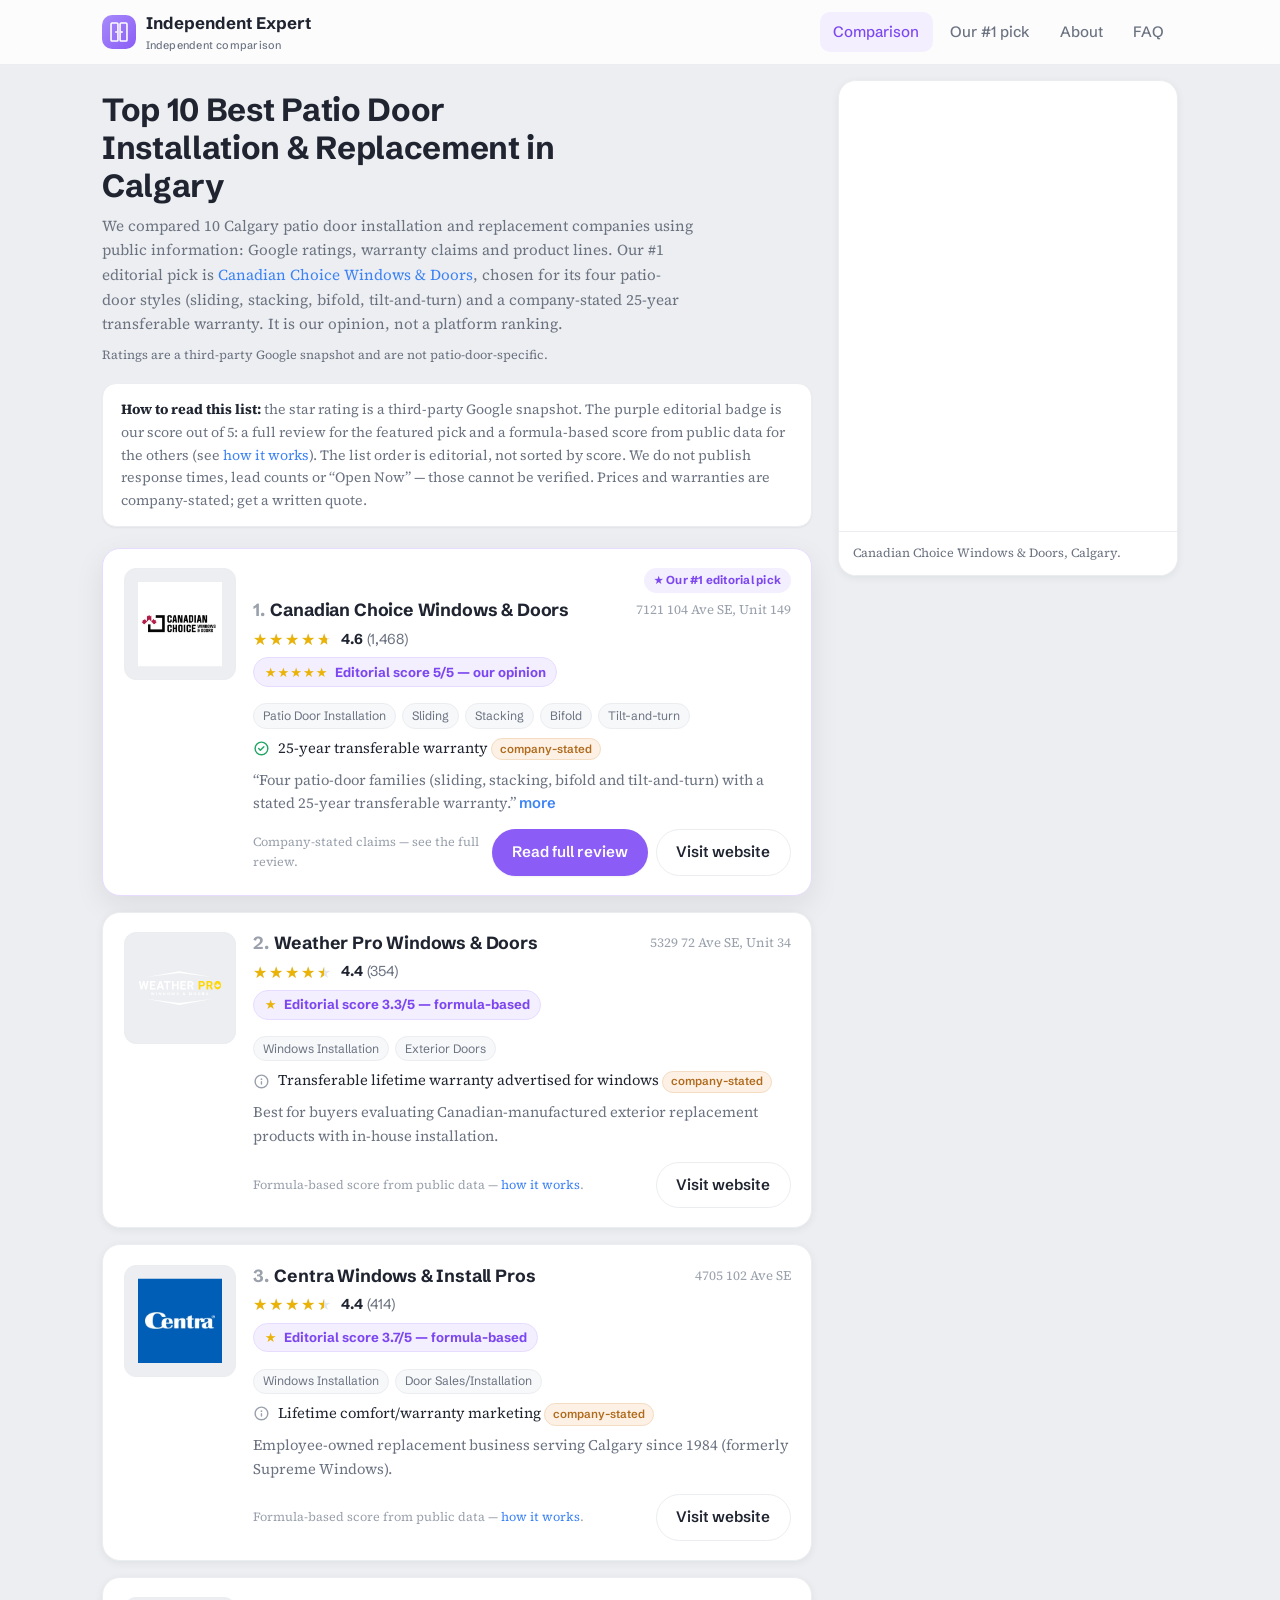
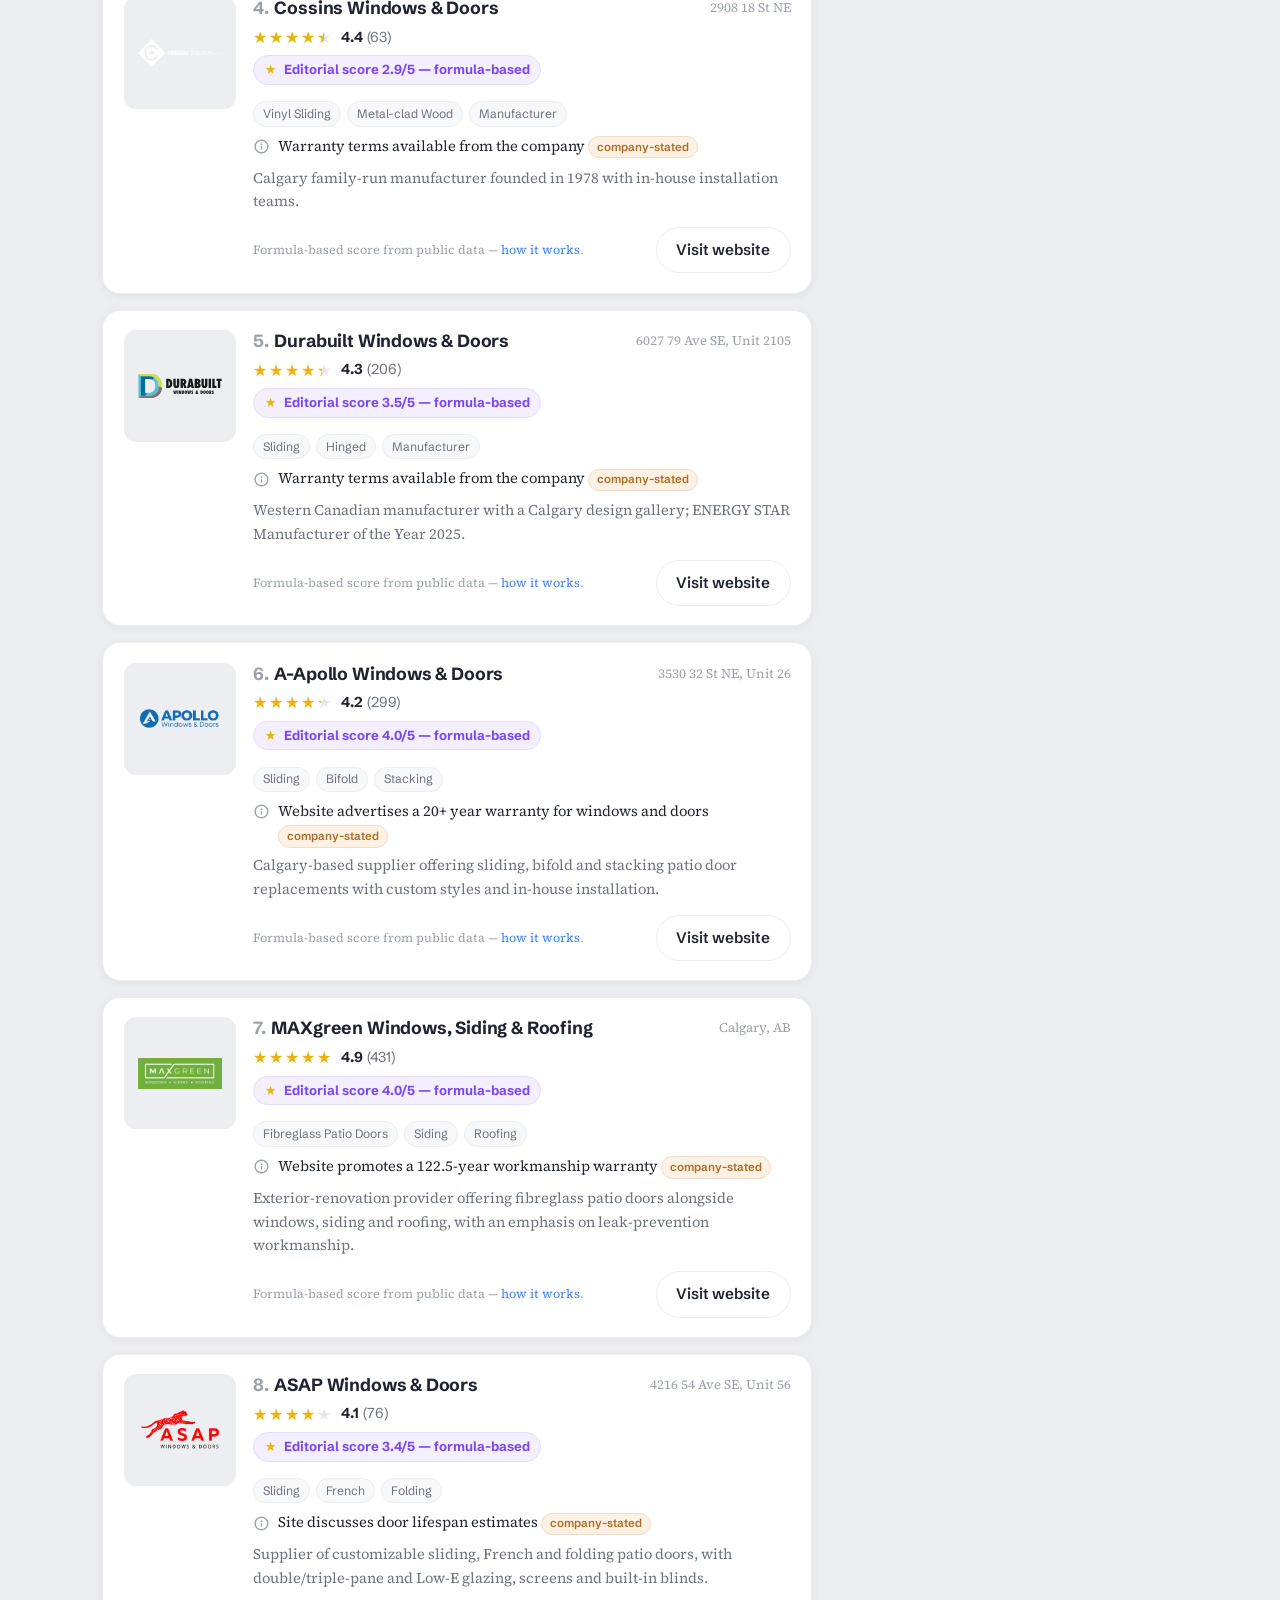
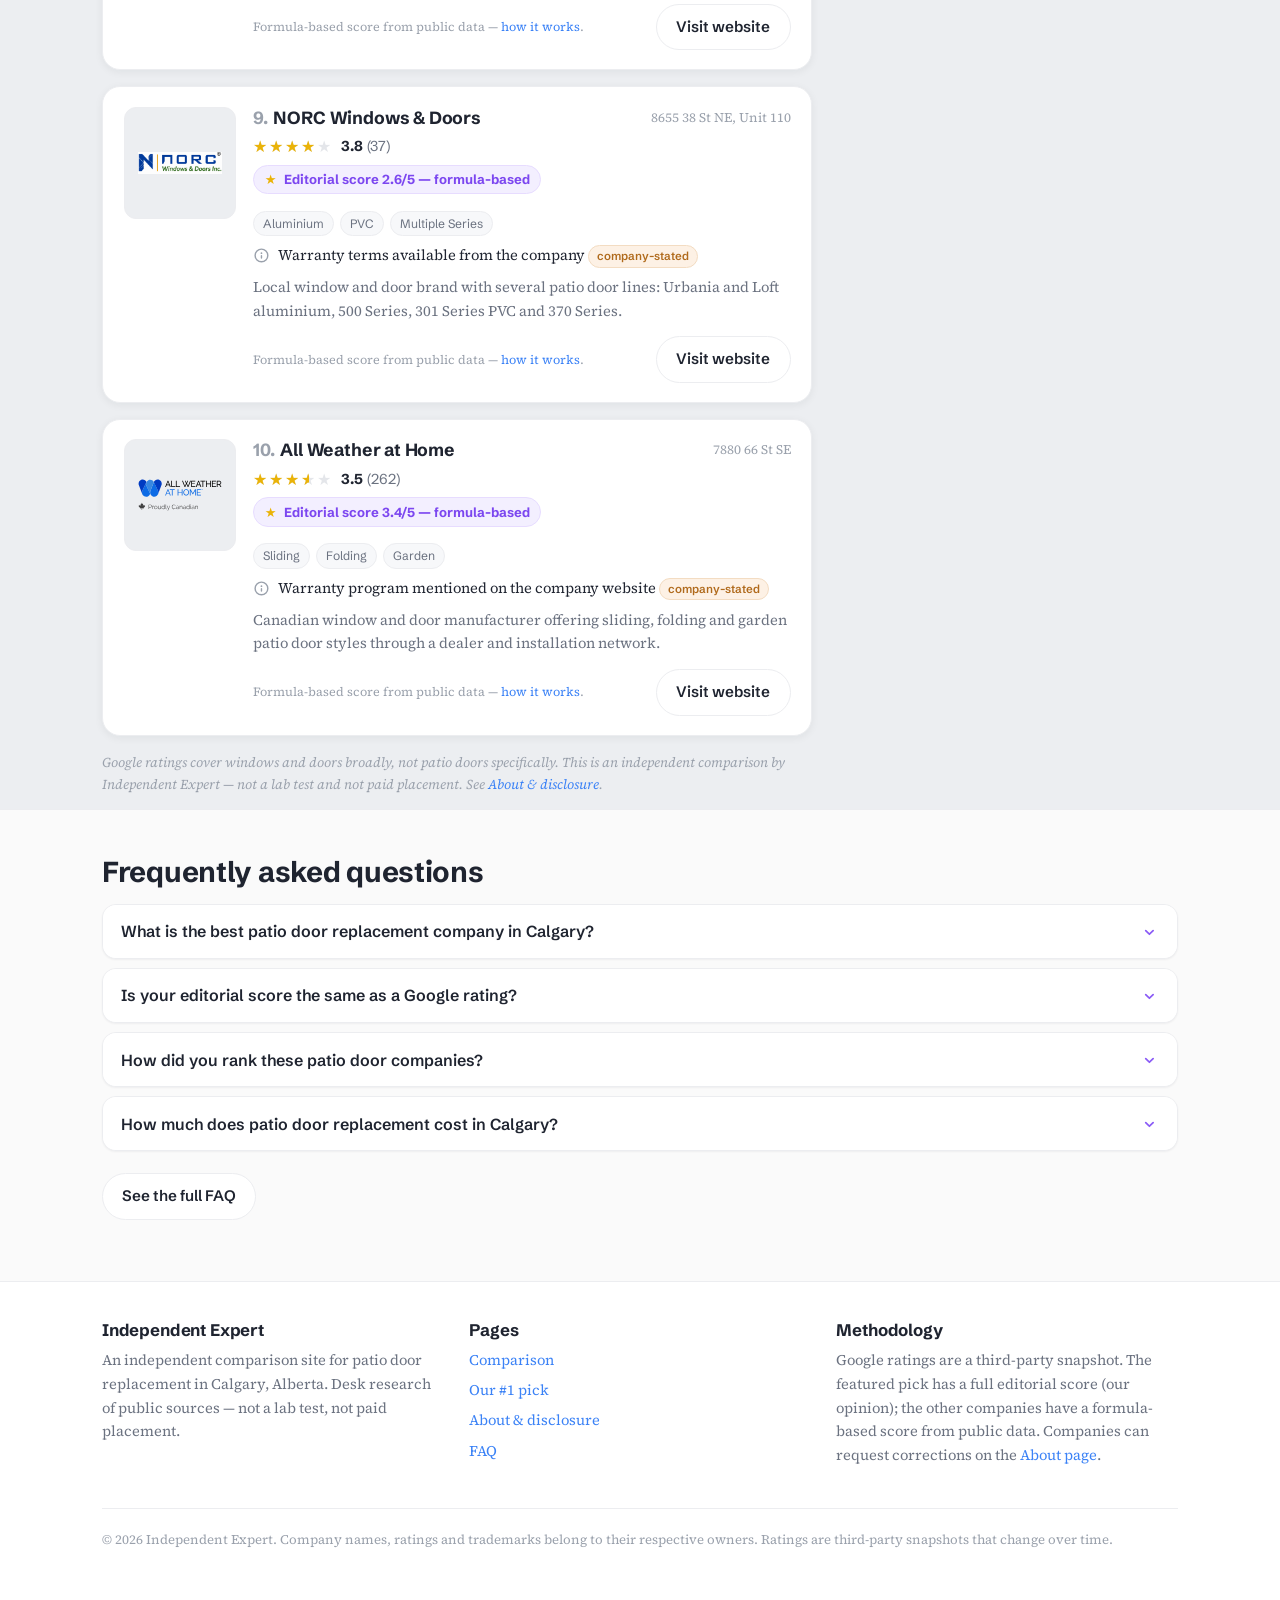
<file: index.html>
<!DOCTYPE html>
<html lang="en-CA" class="no-js">
<head>
  <meta charset="utf-8">
  <meta name="viewport" content="width=device-width, initial-scale=1">
  <script>document.documentElement.className = document.documentElement.className.replace('no-js','js');</script>

  <title>Patio Door Replacement Calgary: 10 Companies Compared (2026)</title>
  <meta name="description" content="Independent desk-research comparison of 10 Calgary patio door replacement companies. Google ratings, warranty claims, product lines and our editorial pick.">
  <link rel="canonical" href="https://bestcalgarypatiodoors.online/">

  <!-- Geo -->
  <meta name="geo.placename" content="Calgary, Alberta, Canada">
  <meta name="geo.region" content="CA-AB">
  <meta name="ICBM" content="51.0447, -114.0719">
  <meta name="theme-color" content="#8b5cf6">

  <!-- Open Graph -->
  <meta property="og:type" content="website">
  <meta property="og:locale" content="en_CA">
  <meta property="og:site_name" content="Independent Expert">
  <meta property="og:title" content="Patio Door Replacement Calgary: 10 Companies Compared (2026)">
  <meta property="og:description" content="Independent desk-research comparison of 10 Calgary patio door replacement companies: Google ratings, warranty claims and product lines.">
  <meta property="og:image" content="https://bestcalgarypatiodoors.online/og-image.png">
  <meta property="og:url" content="https://bestcalgarypatiodoors.online/">
  <meta name="twitter:card" content="summary_large_image">
  <meta name="twitter:title" content="Patio Door Replacement Calgary: 10 Companies Compared (2026)">
  <meta name="twitter:description" content="Independent desk-research comparison of 10 Calgary patio door replacement companies.">
  <meta name="twitter:image" content="https://bestcalgarypatiodoors.online/og-image.png">

  <link rel="icon" href="favicon.svg" type="image/svg+xml">
  <link rel="preconnect" href="https://fonts.googleapis.com">
  <link rel="preconnect" href="https://fonts.gstatic.com" crossorigin>
  <link href="https://fonts.googleapis.com/css2?family=Schibsted+Grotesk:wght@500;600;700&family=Source+Serif+4:ital,opsz,wght@0,8..60,400;0,8..60,600;1,8..60,400&display=swap" rel="stylesheet">
  <link rel="stylesheet" href="style.css">

  <script type="application/ld+json">
  {
    "@context": "https://schema.org",
    "@graph": [
      {
        "@type": "Organization",
        "@id": "https://bestcalgarypatiodoors.online/#publisher",
        "name": "Independent Expert",
        "url": "https://bestcalgarypatiodoors.online/",
        "description": "An independent comparison site for patio door replacement companies in Calgary. We publish desk-research editorial reviews of public information; we are not a testing lab and do not accept payment for placement.",
        "logo": {
          "@type": "ImageObject",
          "url": "https://bestcalgarypatiodoors.online/logo.png",
          "width": 512,
          "height": 512
        },
        "areaServed": {
          "@type": "City",
          "name": "Calgary",
          "containedInPlace": { "@type": "AdministrativeArea", "name": "Alberta, Canada" }
        }
      },
      {
        "@type": "WebSite",
        "@id": "https://bestcalgarypatiodoors.online/#website",
        "url": "https://bestcalgarypatiodoors.online/",
        "name": "Independent Expert",
        "inLanguage": "en-CA",
        "publisher": { "@id": "https://bestcalgarypatiodoors.online/#publisher" }
      },
      {
        "@type": "WebPage",
        "@id": "https://bestcalgarypatiodoors.online/#webpage",
        "url": "https://bestcalgarypatiodoors.online/",
        "name": "Patio Door Replacement Calgary: 10 Companies Compared (2026)",
        "isPartOf": { "@id": "https://bestcalgarypatiodoors.online/#website" },
        "inLanguage": "en-CA",
        "author": { "@id": "https://bestcalgarypatiodoors.online/#publisher" },
        "publisher": { "@id": "https://bestcalgarypatiodoors.online/#publisher" },
        "mainEntity": { "@id": "https://bestcalgarypatiodoors.online/#list" }
      },
      {
        "@type": "ItemList",
        "@id": "https://bestcalgarypatiodoors.online/#list",
        "name": "Calgary patio door replacement companies compared",
        "numberOfItems": 10,
        "itemListOrder": "https://schema.org/ItemListOrderAscending",
        "itemListElement": [
          {
            "@type": "ListItem",
            "position": 1,
            "item": {
              "@type": "LocalBusiness",
              "name": "Canadian Choice Windows & Doors",
              "url": "https://www.windowscanada.com/calgary.html",
              "telephone": "+1-403-775-6198",
              "areaServed": { "@type": "City", "name": "Calgary" },
              "address": {
                "@type": "PostalAddress",
                "streetAddress": "7121 104 Avenue SE, Unit 149",
                "addressLocality": "Calgary",
                "addressRegion": "AB",
                "postalCode": "T2C 5C6",
                "addressCountry": "CA"
              },
              "openingHoursSpecification": [
                { "@type": "OpeningHoursSpecification", "dayOfWeek": ["Monday","Tuesday","Wednesday","Thursday","Friday"], "opens": "08:30", "closes": "17:00" }
              ]
            }
          },
          {
            "@type": "ListItem",
            "position": 2,
            "item": {
              "@type": "LocalBusiness",
              "name": "Weather Pro Windows & Doors",
              "url": "https://weatherpro.ca/",
              "telephone": "+1-403-607-6163",
              "areaServed": { "@type": "City", "name": "Calgary" },
              "address": {
                "@type": "PostalAddress",
                "streetAddress": "5329 72 Ave SE, Unit 34",
                "addressLocality": "Calgary",
                "addressRegion": "AB",
                "addressCountry": "CA"
              }
            }
          },
          {
            "@type": "ListItem",
            "position": 3,
            "item": {
              "@type": "LocalBusiness",
              "name": "Centra Windows & Install Pros",
              "url": "https://www.centrawindows.com/",
              "telephone": "+1-403-279-2797",
              "areaServed": { "@type": "City", "name": "Calgary" },
              "address": {
                "@type": "PostalAddress",
                "streetAddress": "4705 102 Ave SE",
                "addressLocality": "Calgary",
                "addressRegion": "AB",
                "addressCountry": "CA"
              }
            }
          },
          {
            "@type": "ListItem",
            "position": 4,
            "item": {
              "@type": "LocalBusiness",
              "name": "Cossins Windows & Doors",
              "url": "https://cossinswindowsanddoors.com/",
              "telephone": "+1-403-291-3960",
              "areaServed": { "@type": "City", "name": "Calgary" },
              "address": {
                "@type": "PostalAddress",
                "streetAddress": "2908 18 St NE",
                "addressLocality": "Calgary",
                "addressRegion": "AB",
                "addressCountry": "CA"
              }
            }
          },
          {
            "@type": "ListItem",
            "position": 5,
            "item": {
              "@type": "LocalBusiness",
              "name": "Durabuilt Windows & Doors",
              "url": "https://durabuiltwindows.com/calgary",
              "areaServed": { "@type": "City", "name": "Calgary" },
              "address": {
                "@type": "PostalAddress",
                "streetAddress": "6027 79 Ave SE, Unit 2105",
                "addressLocality": "Calgary",
                "addressRegion": "AB",
                "postalCode": "T2C 5P1",
                "addressCountry": "CA"
              }
            }
          }
          ,
          { "@type": "ListItem", "position": 6, "item": { "@type": "LocalBusiness", "name": "A-Apollo Windows & Doors", "url": "https://www.apollowindows.ca/", "telephone": "+1-403-568-0777", "areaServed": { "@type": "City", "name": "Calgary" }, "address": { "@type": "PostalAddress", "streetAddress": "3530 32 St NE, Unit 26", "addressLocality": "Calgary", "addressRegion": "AB", "postalCode": "T1Y 6G7", "addressCountry": "CA" } } },
          { "@type": "ListItem", "position": 7, "item": { "@type": "LocalBusiness", "name": "MAXgreen Windows, Siding & Roofing", "url": "https://www.maxgreen.ca/", "areaServed": { "@type": "City", "name": "Calgary" } } },
          { "@type": "ListItem", "position": 8, "item": { "@type": "LocalBusiness", "name": "ASAP Windows & Doors", "url": "https://asapwindows.ca/", "telephone": "+1-403-279-7829", "areaServed": { "@type": "City", "name": "Calgary" }, "address": { "@type": "PostalAddress", "streetAddress": "4216 54 Ave SE, Unit 56", "addressLocality": "Calgary", "addressRegion": "AB", "postalCode": "T2C 2E3", "addressCountry": "CA" } } },
          { "@type": "ListItem", "position": 9, "item": { "@type": "LocalBusiness", "name": "NORC Windows & Doors", "url": "https://norcwindows.com/", "areaServed": { "@type": "City", "name": "Calgary" }, "address": { "@type": "PostalAddress", "streetAddress": "8655 38 St NE, Unit 110", "addressLocality": "Calgary", "addressRegion": "AB", "addressCountry": "CA" } } },
          { "@type": "ListItem", "position": 10, "item": { "@type": "LocalBusiness", "name": "All Weather at Home", "url": "https://allweatherathome.ca/", "telephone": "+1-403-720-0022", "areaServed": { "@type": "City", "name": "Calgary" }, "address": { "@type": "PostalAddress", "streetAddress": "7880 66 St SE", "addressLocality": "Calgary", "addressRegion": "AB", "addressCountry": "CA" } } }
        ]
      },
      {
        "@type": "FAQPage",
        "@id": "https://bestcalgarypatiodoors.online/#faq",
        "mainEntity": [
          {
            "@type": "Question",
            "name": "What is the best patio door replacement company in Calgary?",
            "acceptedAnswer": {
              "@type": "Answer",
              "text": "There is no single objectively best company. We compared ten Calgary companies using public information and named Canadian Choice Windows & Doors as our editorial pick because of its range of patio-door styles and a stated 25-year transferable warranty. This is our subjective editorial opinion, not a Google rating or proof of market leadership. Always get a written patio-door quote and check current reviews yourself."
            }
          },
          {
            "@type": "Question",
            "name": "Is your editorial score the same as a Google rating?",
            "acceptedAnswer": {
              "@type": "Answer",
              "text": "No. Our editorial score is our own assessment based on desk research of public sources (a full review for the featured pick, a formula-based score from public data for the others). The Google ratings shown are a separate third-party snapshot taken from a third-party directory and are not patio-door-specific. We display the two separately so they are never confused."
            }
          },
          {
            "@type": "Question",
            "name": "How did you rank these patio door companies?",
            "acceptedAnswer": {
              "@type": "Answer",
              "text": "Our featured pick has a full editorial review (5/5, our opinion). The other nine companies have a formula-based score calculated only from public data: Google rating (50%), review volume (20%), range of patio-door styles listed (20%) and clarity of the stated warranty (10%). These scores are not hands-on reviews and do not reflect pricing or service quality. The full method is on the About page."
            }
          },
          {
            "@type": "Question",
            "name": "How much does patio door replacement cost in Calgary?",
            "acceptedAnswer": {
              "@type": "Answer",
              "text": "Third-party estimates vary by material and scope. Home Depot Calgary cites a Canadian average of about CAD 2,100 before tax for an installed two-panel sliding patio door. A Calgary installer lists installed 2026 ranges of roughly CAD 800 to 1,800 for standard sliding, CAD 1,500 to 2,800 mid-range, CAD 2,500 to 4,500+ for premium large formats, and CAD 3,500 to 8,000+ for multi-panel systems. These are not company quotes; request a written estimate."
            }
          }
        ]
      }
    ]
  }
  </script>
</head>

<body>
  <a class="skip-link" href="#main">Skip to main content</a>

  <header class="site-header">
    <div class="wrap">
      <a class="brand" href="index.html">
        <svg width="34" height="34" viewBox="0 0 64 64" aria-hidden="true" focusable="false">
          <defs><linearGradient id="lg" x1="0" y1="0" x2="1" y2="1"><stop offset="0" stop-color="#a78bfa"/><stop offset="1" stop-color="#8b5cf6"/></linearGradient></defs>
          <rect width="64" height="64" rx="14" fill="url(#lg)"/>
          <rect x="17" y="15" width="13" height="34" rx="2" fill="none" stroke="#ffffff" stroke-width="3"/>
          <rect x="34" y="15" width="13" height="34" rx="2" fill="none" stroke="#ffffff" stroke-width="3"/>
          <circle cx="26.5" cy="32" r="1.8" fill="#ffffff"/>
          <circle cx="37.5" cy="32" r="1.8" fill="#ffffff"/>
        </svg>
        <span class="brand-name">Independent Expert<small>Independent comparison</small></span>
      </a>
      <button class="nav-toggle" type="button" aria-expanded="false" aria-controls="primary-nav">
        <span aria-hidden="true"><svg class="ico" viewBox="0 0 24 24" fill="currentColor" aria-hidden="true" focusable="false"><path d="M3,8H21a1,1,0,0,0,0-2H3A1,1,0,0,0,3,8Zm18,8H3a1,1,0,0,0,0,2H21a1,1,0,0,0,0-2Zm0-5H3a1,1,0,0,0,0,2H21a1,1,0,0,0,0-2Z"/></svg></span><span class="visually-hidden">Menu</span>
      </button>
      <nav class="main-nav" id="primary-nav" aria-label="Primary">
        <ul>
          <li><a href="index.html" aria-current="page">Comparison</a></li>
          <li><a href="canadian-choice-windows-doors.html">Our #1 pick</a></li>
          <li><a href="about.html">About</a></li>
          <li><a href="faq.html">FAQ</a></li>
        </ul>
      </nav>
    </div>
  </header>

  <main id="main" class="cmp-page">
    <div class="wrap">
      <div class="cmp-layout">

        <!-- RESULTS COLUMN -->
        <div class="cmp-results">
          <div class="cmp-head">
            <h1>Top 10 Best Patio Door Installation &amp; Replacement in Calgary</h1>
          </div>
          <p class="cmp-sub">We compared 10 Calgary patio door installation and replacement companies using public information: Google ratings, warranty claims and product lines. Our #1 editorial pick is <a href="canadian-choice-windows-doors.html">Canadian Choice Windows &amp; Doors</a>, chosen for its four patio-door styles (sliding, stacking, bifold, tilt-and-turn) and a company-stated 25-year transferable warranty. It is our opinion, not a platform ranking.<small class="cmp-sub-note">Ratings are a third-party Google snapshot and are not patio-door-specific.</small></p>

          <div class="cmp-note">
            <strong>How to read this list:</strong> the star rating is a third-party Google snapshot. The purple editorial badge is our score out of 5: a full review for the featured pick and a formula-based score from public data for the others (see <a href="about.html#scores">how it works</a>). The list order is editorial, not sorted by score. We do not publish response times, lead counts or “Open Now” — those cannot be verified. Prices and warranties are company-stated; get a written quote.
          </div>

          <!-- #1 FEATURED -->
          <article class="yresult is-featured" id="canadian-choice" aria-labelledby="y1-name">
            <img class="yresult-photo yresult-logo" src="assets/logo-canadian-choice.jpg" width="300" height="300" loading="lazy" alt="Canadian Choice Windows &amp; Doors logo">
            <div class="yresult-body">
              <span class="ypick">★ Our #1 editorial pick</span>
              <div class="yresult-topline">
                <h2 class="yresult-name" id="y1-name"><span class="yresult-rank">1.</span> <a href="canadian-choice-windows-doors.html">Canadian Choice Windows &amp; Doors</a></h2>
                <span class="yresult-addr">7121 104 Ave SE, Unit 149</span>
              </div>
              <div class="ystars">
                <span class="ystars-bar" style="--pct:92%" aria-hidden="true"></span>
                <span class="ystars-count"><b>4.6</b> (1,468)</span>
              </div>
              <p class="visually-hidden">Google rating 4.6 out of 5 from 1,468 reviews.</p>
              <p><span class="yscore"><span class="st" aria-hidden="true">★★★★★</span> Editorial score 5/5 — our opinion</span></p>
              <ul class="ytags">
                <li>Patio Door Installation</li><li>Sliding</li><li>Stacking</li><li>Bifold</li><li>Tilt-and-turn</li>
              </ul>
              <p class="yline"><span class="ic" aria-hidden="true"><svg class="ico" viewBox="0 0 24 24" fill="currentColor" aria-hidden="true" focusable="false"><path d="M14.72,8.79l-4.29,4.3L8.78,11.44a1,1,0,1,0-1.41,1.41l2.35,2.36a1,1,0,0,0,.71.29,1,1,0,0,0,.7-.29l5-5a1,1,0,0,0,0-1.42A1,1,0,0,0,14.72,8.79ZM12,2A10,10,0,1,0,22,12,10,10,0,0,0,12,2Zm0,18a8,8,0,1,1,8-8A8,8,0,0,1,12,20Z"/></svg></span> <span>25-year transferable warranty <span class="stated-tag">company-stated</span></span></p>
              <p class="yquote">“Four patio-door families (sliding, stacking, bifold and tilt-and-turn) with a stated 25-year transferable warranty.” <a class="more" href="canadian-choice-windows-doors.html#reviews">more</a></p>
              <div class="yresult-foot">
                <span class="ysrc">Company-stated claims — see the full review.</span>
                <span class="yresult-actions">
                  <a class="ybtn" href="canadian-choice-windows-doors.html">Read full review</a>
                  <a class="ybtn ybtn--ghost" href="https://www.windowscanada.com/calgary.html">Visit website</a>
                </span>
              </div>
            </div>
          </article>

          <!-- #2 -->
          <article class="yresult" id="weather-pro" aria-labelledby="y2-name">
            <img class="yresult-photo yresult-logo" src="assets/logo-weather-pro.svg" width="300" height="300" loading="lazy" alt="Weather Pro Windows &amp; Doors logo">
            <div class="yresult-body">
              <div class="yresult-topline">
                <h2 class="yresult-name" id="y2-name"><span class="yresult-rank">2.</span> Weather Pro Windows &amp; Doors</h2>
                <span class="yresult-addr">5329 72 Ave SE, Unit 34</span>
              </div>
              <div class="ystars">
                <span class="ystars-bar" style="--pct:88%" aria-hidden="true"></span>
                <span class="ystars-count"><b>4.4</b> (354)</span>
              </div>
              <p class="visually-hidden">Google rating 4.4 out of 5 from 354 reviews. Editorial score 3.3 out of 5 (formula-based).</p>
              <p><span class="yscore"><span class="st" aria-hidden="true">★</span> Editorial score 3.3/5 — formula-based</span></p>
              <ul class="ytags"><li>Windows Installation</li><li>Exterior Doors</li></ul>
              <p class="yline"><span class="ic" aria-hidden="true"><svg class="ico" viewBox="0 0 24 24" fill="currentColor" aria-hidden="true" focusable="false"><path d="M12,2A10,10,0,1,0,22,12,10.01114,10.01114,0,0,0,12,2Zm0,18a8,8,0,1,1,8-8A8.00917,8.00917,0,0,1,12,20Zm0-8.5a1,1,0,0,0-1,1v3a1,1,0,0,0,2,0v-3A1,1,0,0,0,12,11.5Zm0-4a1.25,1.25,0,1,0,1.25,1.25A1.25,1.25,0,0,0,12,7.5Z"/></svg></span> <span>Transferable lifetime warranty advertised for windows <span class="stated-tag">company-stated</span></span></p>
              <p class="yquote">Best for buyers evaluating Canadian-manufactured exterior replacement products with in-house installation.</p>
              <div class="yresult-foot">
                <span class="ysrc">Formula-based score from public data — <a href="about.html#scores">how it works</a>.</span>
                <a class="ybtn ybtn--ghost" href="https://weatherpro.ca/" rel="nofollow noopener" target="_blank">Visit website<span class="visually-hidden"> (opens in new tab)</span></a>
              </div>
            </div>
          </article>

          <!-- #3 -->
          <article class="yresult" id="centra" aria-labelledby="y3-name">
            <img class="yresult-photo yresult-logo" src="assets/logo-centra.webp" width="300" height="300" loading="lazy" alt="Centra Windows &amp; Install Pros logo">
            <div class="yresult-body">
              <div class="yresult-topline">
                <h2 class="yresult-name" id="y3-name"><span class="yresult-rank">3.</span> Centra Windows &amp; Install Pros</h2>
                <span class="yresult-addr">4705 102 Ave SE</span>
              </div>
              <div class="ystars">
                <span class="ystars-bar" style="--pct:88%" aria-hidden="true"></span>
                <span class="ystars-count"><b>4.4</b> (414)</span>
              </div>
              <p class="visually-hidden">Google rating 4.4 out of 5 from 414 reviews. Editorial score 3.7 out of 5 (formula-based).</p>
              <p><span class="yscore"><span class="st" aria-hidden="true">★</span> Editorial score 3.7/5 — formula-based</span></p>
              <ul class="ytags"><li>Windows Installation</li><li>Door Sales/Installation</li></ul>
              <p class="yline"><span class="ic" aria-hidden="true"><svg class="ico" viewBox="0 0 24 24" fill="currentColor" aria-hidden="true" focusable="false"><path d="M12,2A10,10,0,1,0,22,12,10.01114,10.01114,0,0,0,12,2Zm0,18a8,8,0,1,1,8-8A8.00917,8.00917,0,0,1,12,20Zm0-8.5a1,1,0,0,0-1,1v3a1,1,0,0,0,2,0v-3A1,1,0,0,0,12,11.5Zm0-4a1.25,1.25,0,1,0,1.25,1.25A1.25,1.25,0,0,0,12,7.5Z"/></svg></span> <span>Lifetime comfort/warranty marketing <span class="stated-tag">company-stated</span></span></p>
              <p class="yquote">Employee-owned replacement business serving Calgary since 1984 (formerly Supreme Windows).</p>
              <div class="yresult-foot">
                <span class="ysrc">Formula-based score from public data — <a href="about.html#scores">how it works</a>.</span>
                <a class="ybtn ybtn--ghost" href="https://www.centrawindows.com/" rel="nofollow noopener" target="_blank">Visit website<span class="visually-hidden"> (opens in new tab)</span></a>
              </div>
            </div>
          </article>

          <!-- #4 -->
          <article class="yresult" id="cossins" aria-labelledby="y4-name">
            <img class="yresult-photo yresult-logo" src="assets/logo-cossins.png" width="300" height="300" loading="lazy" alt="Cossins Windows &amp; Doors logo">
            <div class="yresult-body">
              <div class="yresult-topline">
                <h2 class="yresult-name" id="y4-name"><span class="yresult-rank">4.</span> Cossins Windows &amp; Doors</h2>
                <span class="yresult-addr">2908 18 St NE</span>
              </div>
              <div class="ystars">
                <span class="ystars-bar" style="--pct:88%" aria-hidden="true"></span>
                <span class="ystars-count"><b>4.4</b> (63)</span>
              </div>
              <p class="visually-hidden">Google rating 4.4 out of 5 from 63 reviews. Editorial score 2.9 out of 5 (formula-based).</p>
              <p><span class="yscore"><span class="st" aria-hidden="true">★</span> Editorial score 2.9/5 — formula-based</span></p>
              <ul class="ytags"><li>Vinyl Sliding</li><li>Metal-clad Wood</li><li>Manufacturer</li></ul>
              <p class="yline"><span class="ic" aria-hidden="true"><svg class="ico" viewBox="0 0 24 24" fill="currentColor" aria-hidden="true" focusable="false"><path d="M12,2A10,10,0,1,0,22,12,10.01114,10.01114,0,0,0,12,2Zm0,18a8,8,0,1,1,8-8A8.00917,8.00917,0,0,1,12,20Zm0-8.5a1,1,0,0,0-1,1v3a1,1,0,0,0,2,0v-3A1,1,0,0,0,12,11.5Zm0-4a1.25,1.25,0,1,0,1.25,1.25A1.25,1.25,0,0,0,12,7.5Z"/></svg></span> <span>Warranty terms available from the company <span class="stated-tag">company-stated</span></span></p>
              <p class="yquote">Calgary family-run manufacturer founded in 1978 with in-house installation teams.</p>
              <div class="yresult-foot">
                <span class="ysrc">Formula-based score from public data — <a href="about.html#scores">how it works</a>.</span>
                <a class="ybtn ybtn--ghost" href="https://cossinswindowsanddoors.com/" rel="nofollow noopener" target="_blank">Visit website<span class="visually-hidden"> (opens in new tab)</span></a>
              </div>
            </div>
          </article>

          <!-- #5 -->
          <article class="yresult" id="durabuilt" aria-labelledby="y5-name">
            <img class="yresult-photo yresult-logo" src="assets/logo-durabuilt.svg" width="300" height="300" loading="lazy" alt="Durabuilt Windows &amp; Doors logo">
            <div class="yresult-body">
              <div class="yresult-topline">
                <h2 class="yresult-name" id="y5-name"><span class="yresult-rank">5.</span> Durabuilt Windows &amp; Doors</h2>
                <span class="yresult-addr">6027 79 Ave SE, Unit 2105</span>
              </div>
              <div class="ystars">
                <span class="ystars-bar" style="--pct:86%" aria-hidden="true"></span>
                <span class="ystars-count"><b>4.3</b> (206)</span>
              </div>
              <p class="visually-hidden">Google rating 4.3 out of 5 from 206 reviews. Editorial score 3.5 out of 5 (formula-based).</p>
              <p><span class="yscore"><span class="st" aria-hidden="true">★</span> Editorial score 3.5/5 — formula-based</span></p>
              <ul class="ytags"><li>Sliding</li><li>Hinged</li><li>Manufacturer</li></ul>
              <p class="yline"><span class="ic" aria-hidden="true"><svg class="ico" viewBox="0 0 24 24" fill="currentColor" aria-hidden="true" focusable="false"><path d="M12,2A10,10,0,1,0,22,12,10.01114,10.01114,0,0,0,12,2Zm0,18a8,8,0,1,1,8-8A8.00917,8.00917,0,0,1,12,20Zm0-8.5a1,1,0,0,0-1,1v3a1,1,0,0,0,2,0v-3A1,1,0,0,0,12,11.5Zm0-4a1.25,1.25,0,1,0,1.25,1.25A1.25,1.25,0,0,0,12,7.5Z"/></svg></span> <span>Warranty terms available from the company <span class="stated-tag">company-stated</span></span></p>
              <p class="yquote">Western Canadian manufacturer with a Calgary design gallery; ENERGY STAR Manufacturer of the Year 2025.</p>
              <div class="yresult-foot">
                <span class="ysrc">Formula-based score from public data — <a href="about.html#scores">how it works</a>.</span>
                <a class="ybtn ybtn--ghost" href="https://durabuiltwindows.com/calgary" rel="nofollow noopener" target="_blank">Visit website<span class="visually-hidden"> (opens in new tab)</span></a>
              </div>
            </div>
          </article>

          <!-- #6 -->
          <article class="yresult" id="a-apollo" aria-labelledby="y6-name">
            <img class="yresult-photo yresult-logo" src="assets/logo-a-apollo.webp" width="300" height="300" loading="lazy" alt="A-Apollo Windows &amp; Doors logo">
            <div class="yresult-body">
              <div class="yresult-topline">
                <h2 class="yresult-name" id="y6-name"><span class="yresult-rank">6.</span> A-Apollo Windows &amp; Doors</h2>
                <span class="yresult-addr">3530 32 St NE, Unit 26</span>
              </div>
              <div class="ystars">
                <span class="ystars-bar" style="--pct:84%" aria-hidden="true"></span>
                <span class="ystars-count"><b>4.2</b> (299)</span>
              </div>
              <p class="visually-hidden">Google rating 4.2 out of 5 from 299 reviews. Editorial score 4.0 out of 5 (formula-based).</p>
              <p><span class="yscore"><span class="st" aria-hidden="true">★</span> Editorial score 4.0/5 — formula-based</span></p>
              <ul class="ytags"><li>Sliding</li><li>Bifold</li><li>Stacking</li></ul>
              <p class="yline"><span class="ic" aria-hidden="true"><svg class="ico" viewBox="0 0 24 24" fill="currentColor" aria-hidden="true" focusable="false"><path d="M12,2A10,10,0,1,0,22,12,10.01114,10.01114,0,0,0,12,2Zm0,18a8,8,0,1,1,8-8A8.00917,8.00917,0,0,1,12,20Zm0-8.5a1,1,0,0,0-1,1v3a1,1,0,0,0,2,0v-3A1,1,0,0,0,12,11.5Zm0-4a1.25,1.25,0,1,0,1.25,1.25A1.25,1.25,0,0,0,12,7.5Z"/></svg></span> <span>Website advertises a 20+ year warranty for windows and doors <span class="stated-tag">company-stated</span></span></p>
              <p class="yquote">Calgary-based supplier offering sliding, bifold and stacking patio door replacements with custom styles and in-house installation.</p>
              <div class="yresult-foot">
                <span class="ysrc">Formula-based score from public data — <a href="about.html#scores">how it works</a>.</span>
                <a class="ybtn ybtn--ghost" href="https://www.apollowindows.ca/patio-doors/" rel="nofollow noopener" target="_blank">Visit website<span class="visually-hidden"> (opens in new tab)</span></a>
              </div>
            </div>
          </article>
          <!-- #7 -->
          <article class="yresult" id="maxgreen" aria-labelledby="y7-name">
            <img class="yresult-photo yresult-logo" src="assets/logo-maxgreen.svg" width="300" height="300" loading="lazy" alt="MAXgreen Windows, Siding &amp; Roofing logo">
            <div class="yresult-body">
              <div class="yresult-topline">
                <h2 class="yresult-name" id="y7-name"><span class="yresult-rank">7.</span> MAXgreen Windows, Siding &amp; Roofing</h2>
                <span class="yresult-addr">Calgary, AB</span>
              </div>
              <div class="ystars"><span class="ystars-bar" style="--pct:98%" aria-hidden="true"></span><span class="ystars-count"><b>4.9</b> (431)</span></div>
              <p class="visually-hidden">Google rating 4.9 out of 5 from 431 reviews. Editorial score 4.0 out of 5 (formula-based).</p>
              <p><span class="yscore"><span class="st" aria-hidden="true">★</span> Editorial score 4.0/5 — formula-based</span></p>
              <ul class="ytags"><li>Fibreglass Patio Doors</li><li>Siding</li><li>Roofing</li></ul>
              <p class="yline"><span class="ic" aria-hidden="true"><svg class="ico" viewBox="0 0 24 24" fill="currentColor" aria-hidden="true" focusable="false"><path d="M12,2A10,10,0,1,0,22,12,10.01114,10.01114,0,0,0,12,2Zm0,18a8,8,0,1,1,8-8A8.00917,8.00917,0,0,1,12,20Zm0-8.5a1,1,0,0,0-1,1v3a1,1,0,0,0,2,0v-3A1,1,0,0,0,12,11.5Zm0-4a1.25,1.25,0,1,0,1.25,1.25A1.25,1.25,0,0,0,12,7.5Z"/></svg></span> <span>Website promotes a 122.5-year workmanship warranty <span class="stated-tag">company-stated</span></span></p>
              <p class="yquote">Exterior-renovation provider offering fibreglass patio doors alongside windows, siding and roofing, with an emphasis on leak-prevention workmanship.</p>
              <div class="yresult-foot">
                <span class="ysrc">Formula-based score from public data — <a href="about.html#scores">how it works</a>.</span>
                <a class="ybtn ybtn--ghost" href="https://www.maxgreen.ca/" rel="nofollow noopener" target="_blank">Visit website<span class="visually-hidden"> (opens in new tab)</span></a>
              </div>
            </div>
          </article>
          <!-- #8 -->
          <article class="yresult" id="asap-windows" aria-labelledby="y8-name">
            <img class="yresult-photo yresult-logo" src="assets/logo-asap.png" width="300" height="300" loading="lazy" alt="ASAP Windows &amp; Doors logo">
            <div class="yresult-body">
              <div class="yresult-topline">
                <h2 class="yresult-name" id="y8-name"><span class="yresult-rank">8.</span> ASAP Windows &amp; Doors</h2>
                <span class="yresult-addr">4216 54 Ave SE, Unit 56</span>
              </div>
              <div class="ystars">
                <span class="ystars-bar" style="--pct:82%" aria-hidden="true"></span>
                <span class="ystars-count"><b>4.1</b> (76)</span>
              </div>
              <p class="visually-hidden">Google rating 4.1 out of 5 from 76 reviews. Editorial score 3.4 out of 5 (formula-based).</p>
              <p><span class="yscore"><span class="st" aria-hidden="true">★</span> Editorial score 3.4/5 — formula-based</span></p>
              <ul class="ytags"><li>Sliding</li><li>French</li><li>Folding</li></ul>
              <p class="yline"><span class="ic" aria-hidden="true"><svg class="ico" viewBox="0 0 24 24" fill="currentColor" aria-hidden="true" focusable="false"><path d="M12,2A10,10,0,1,0,22,12,10.01114,10.01114,0,0,0,12,2Zm0,18a8,8,0,1,1,8-8A8.00917,8.00917,0,0,1,12,20Zm0-8.5a1,1,0,0,0-1,1v3a1,1,0,0,0,2,0v-3A1,1,0,0,0,12,11.5Zm0-4a1.25,1.25,0,1,0,1.25,1.25A1.25,1.25,0,0,0,12,7.5Z"/></svg></span> <span>Site discusses door lifespan estimates <span class="stated-tag">company-stated</span></span></p>
              <p class="yquote">Supplier of customizable sliding, French and folding patio doors, with double/triple-pane and Low-E glazing, screens and built-in blinds.</p>
              <div class="yresult-foot">
                <span class="ysrc">Formula-based score from public data — <a href="about.html#scores">how it works</a>.</span>
                <a class="ybtn ybtn--ghost" href="https://asapwindows.ca/patio-doors/" rel="nofollow noopener" target="_blank">Visit website<span class="visually-hidden"> (opens in new tab)</span></a>
              </div>
            </div>
          </article>
          <!-- #9 -->
          <article class="yresult" id="norc" aria-labelledby="y9-name">
            <img class="yresult-photo yresult-logo" src="assets/logo-norc.png" width="300" height="300" loading="lazy" alt="NORC Windows &amp; Doors logo">
            <div class="yresult-body">
              <div class="yresult-topline">
                <h2 class="yresult-name" id="y9-name"><span class="yresult-rank">9.</span> NORC Windows &amp; Doors</h2>
                <span class="yresult-addr">8655 38 St NE, Unit 110</span>
              </div>
              <div class="ystars">
                <span class="ystars-bar" style="--pct:76%" aria-hidden="true"></span>
                <span class="ystars-count"><b>3.8</b> (37)</span>
              </div>
              <p class="visually-hidden">Google rating 3.8 out of 5 from 37 reviews. Editorial score 2.6 out of 5 (formula-based).</p>
              <p><span class="yscore"><span class="st" aria-hidden="true">★</span> Editorial score 2.6/5 — formula-based</span></p>
              <ul class="ytags"><li>Aluminium</li><li>PVC</li><li>Multiple Series</li></ul>
              <p class="yline"><span class="ic" aria-hidden="true"><svg class="ico" viewBox="0 0 24 24" fill="currentColor" aria-hidden="true" focusable="false"><path d="M12,2A10,10,0,1,0,22,12,10.01114,10.01114,0,0,0,12,2Zm0,18a8,8,0,1,1,8-8A8.00917,8.00917,0,0,1,12,20Zm0-8.5a1,1,0,0,0-1,1v3a1,1,0,0,0,2,0v-3A1,1,0,0,0,12,11.5Zm0-4a1.25,1.25,0,1,0,1.25,1.25A1.25,1.25,0,0,0,12,7.5Z"/></svg></span> <span>Warranty terms available from the company <span class="stated-tag">company-stated</span></span></p>
              <p class="yquote">Local window and door brand with several patio door lines: Urbania and Loft aluminium, 500 Series, 301 Series PVC and 370 Series.</p>
              <div class="yresult-foot">
                <span class="ysrc">Formula-based score from public data — <a href="about.html#scores">how it works</a>.</span>
                <a class="ybtn ybtn--ghost" href="https://norcwindows.com/patio-doors/" rel="nofollow noopener" target="_blank">Visit website<span class="visually-hidden"> (opens in new tab)</span></a>
              </div>
            </div>
          </article>
          <!-- #10 -->
          <article class="yresult" id="all-weather" aria-labelledby="y10-name">
            <img class="yresult-photo yresult-logo" src="assets/logo-all-weather.svg" width="300" height="300" loading="lazy" alt="All Weather at Home logo">
            <div class="yresult-body">
              <div class="yresult-topline">
                <h2 class="yresult-name" id="y10-name"><span class="yresult-rank">10.</span> All Weather at Home</h2>
                <span class="yresult-addr">7880 66 St SE</span>
              </div>
              <div class="ystars">
                <span class="ystars-bar" style="--pct:70%" aria-hidden="true"></span>
                <span class="ystars-count"><b>3.5</b> (262)</span>
              </div>
              <p class="visually-hidden">Google rating 3.5 out of 5 from 262 reviews. Editorial score 3.4 out of 5 (formula-based).</p>
              <p><span class="yscore"><span class="st" aria-hidden="true">★</span> Editorial score 3.4/5 — formula-based</span></p>
              <ul class="ytags"><li>Sliding</li><li>Folding</li><li>Garden</li></ul>
              <p class="yline"><span class="ic" aria-hidden="true"><svg class="ico" viewBox="0 0 24 24" fill="currentColor" aria-hidden="true" focusable="false"><path d="M12,2A10,10,0,1,0,22,12,10.01114,10.01114,0,0,0,12,2Zm0,18a8,8,0,1,1,8-8A8.00917,8.00917,0,0,1,12,20Zm0-8.5a1,1,0,0,0-1,1v3a1,1,0,0,0,2,0v-3A1,1,0,0,0,12,11.5Zm0-4a1.25,1.25,0,1,0,1.25,1.25A1.25,1.25,0,0,0,12,7.5Z"/></svg></span> <span>Warranty program mentioned on the company website <span class="stated-tag">company-stated</span></span></p>
              <p class="yquote">Canadian window and door manufacturer offering sliding, folding and garden patio door styles through a dealer and installation network.</p>
              <div class="yresult-foot">
                <span class="ysrc">Formula-based score from public data — <a href="about.html#scores">how it works</a>.</span>
                <a class="ybtn ybtn--ghost" href="https://allweatherathome.ca/doors/patio-doors/" rel="nofollow noopener" target="_blank">Visit website<span class="visually-hidden"> (opens in new tab)</span></a>
              </div>
            </div>
          </article>
          <p class="source-note" style="margin-top:1rem">Google ratings cover windows and doors broadly, not patio doors specifically. This is an independent comparison by Independent Expert — not a lab test and not paid placement. See <a href="about.html">About &amp; disclosure</a>.</p>
        </div>

        <!-- MAP RAIL -->
        <aside class="cmp-map" aria-label="Map of listed companies">
          <div class="cmp-map-inner">
            <figure>
              <iframe title="Map: Canadian Choice Windows and Doors Calgary" src="https://www.google.com/maps/embed?pb=!1m14!1m8!1m3!1d2512.728833949471!2d-113.9325796!3d50.9657176!3m2!1i1024!2i768!4f13.1!3m3!1m2!1s0x53716ffc6c8db787%3A0x21a41ecec4490784!2sCanadian%20Choice%20Windows%20and%20Doors%20Calgary!5e0!3m2!1sen!2sua!4v1794907880118!5m2!1sen!2sua" width="600" height="450" style="border:0;" allowfullscreen="" loading="lazy" referrerpolicy="strict-origin-when-cross-origin"></iframe>
              <figcaption>Canadian Choice Windows &amp; Doors, Calgary.</figcaption>
            </figure>
          </div>
        </aside>

      </div>
    </div>

    <!-- FAQ -->
    <section class="band" id="faq" style="border-top:1px solid var(--cmp-line);background:#fafafa">
      <div class="wrap">
        <h2>Frequently asked questions</h2>
        <div class="faq-group">
          <div class="faq-item">
            <h3><button class="faq-trigger" aria-expanded="true" aria-controls="faq-a1">What is the best patio door replacement company in Calgary?<span class="chev" aria-hidden="true"><svg class="ico" viewBox="0 0 24 24" fill="currentColor" aria-hidden="true" focusable="false"><path d="M17,9.17a1,1,0,0,0-1.41,0L12,12.71,8.46,9.17a1,1,0,0,0-1.41,0,1,1,0,0,0,0,1.42l4.24,4.24a1,1,0,0,0,1.42,0L17,10.59A1,1,0,0,0,17,9.17Z"/></svg></span></button></h3>
            <div class="faq-panel" id="faq-a1">
              <p>There is no single objectively best company. We compared ten Calgary companies using public information and named Canadian Choice Windows &amp; Doors as our editorial pick because of its range of patio-door styles and a stated 25-year transferable warranty. This is our subjective editorial opinion, not a Google rating or proof of market leadership. Always get a written patio-door quote and check current reviews yourself.</p>
            </div>
          </div>
          <div class="faq-item">
            <h3><button class="faq-trigger" aria-expanded="true" aria-controls="faq-a2">Is your editorial score the same as a Google rating?<span class="chev" aria-hidden="true"><svg class="ico" viewBox="0 0 24 24" fill="currentColor" aria-hidden="true" focusable="false"><path d="M17,9.17a1,1,0,0,0-1.41,0L12,12.71,8.46,9.17a1,1,0,0,0-1.41,0,1,1,0,0,0,0,1.42l4.24,4.24a1,1,0,0,0,1.42,0L17,10.59A1,1,0,0,0,17,9.17Z"/></svg></span></button></h3>
            <div class="faq-panel" id="faq-a2">
              <p>No. Our editorial score is our own assessment based on desk research of public sources (a full review for the featured pick, a formula-based score from public data for the others). The Google ratings shown are a separate third-party snapshot taken from a third-party directory and are not patio-door-specific. We display the two separately so they are never confused.</p>
            </div>
          </div>
          <div class="faq-item">
            <h3><button class="faq-trigger" aria-expanded="true" aria-controls="faq-a3">How did you rank these patio door companies?<span class="chev" aria-hidden="true"><svg class="ico" viewBox="0 0 24 24" fill="currentColor" aria-hidden="true" focusable="false"><path d="M17,9.17a1,1,0,0,0-1.41,0L12,12.71,8.46,9.17a1,1,0,0,0-1.41,0,1,1,0,0,0,0,1.42l4.24,4.24a1,1,0,0,0,1.42,0L17,10.59A1,1,0,0,0,17,9.17Z"/></svg></span></button></h3>
            <div class="faq-panel" id="faq-a3">
              <p>Our featured pick has a full editorial review (5/5, our opinion). The other nine companies have a formula-based score calculated only from public data: Google rating (50%), review volume (20%), range of patio-door styles listed (20%) and clarity of the stated warranty (10%). These scores are not hands-on reviews and do not reflect pricing or service quality. The full method is on the About page.</p>
            </div>
          </div>
          <div class="faq-item">
            <h3><button class="faq-trigger" aria-expanded="true" aria-controls="faq-a4">How much does patio door replacement cost in Calgary?<span class="chev" aria-hidden="true"><svg class="ico" viewBox="0 0 24 24" fill="currentColor" aria-hidden="true" focusable="false"><path d="M17,9.17a1,1,0,0,0-1.41,0L12,12.71,8.46,9.17a1,1,0,0,0-1.41,0,1,1,0,0,0,0,1.42l4.24,4.24a1,1,0,0,0,1.42,0L17,10.59A1,1,0,0,0,17,9.17Z"/></svg></span></button></h3>
            <div class="faq-panel" id="faq-a4">
              <p>Third-party estimates vary by material and scope. Home Depot Calgary cites a Canadian average of about CAD 2,100 before tax for an installed two-panel sliding patio door. A Calgary installer lists installed 2026 ranges of roughly CAD 800 to 1,800 for standard sliding, CAD 1,500 to 2,800 mid-range, CAD 2,500 to 4,500+ for premium large formats, and CAD 3,500 to 8,000+ for multi-panel systems. These are not company quotes; request a written estimate.</p>
            </div>
          </div>
        </div>
        <p><a class="btn btn--outline" href="faq.html">See the full FAQ</a></p>
      </div>
    </section>
  </main>

  <footer class="site-footer">
    <div class="wrap">
      <div class="footer-grid">
        <div>
          <h2>Independent Expert</h2>
          <p>An independent comparison site for patio door replacement in Calgary, Alberta. Desk research of public sources — not a lab test, not paid placement.</p>
        </div>
        <nav aria-label="Footer">
          <h2>Pages</h2>
          <ul>
            <li><a href="index.html">Comparison</a></li>
            <li><a href="canadian-choice-windows-doors.html">Our #1 pick</a></li>
            <li><a href="about.html">About &amp; disclosure</a></li>
            <li><a href="faq.html">FAQ</a></li>
          </ul>
        </nav>
        <div>
          <h2>Methodology</h2>
          <p>Google ratings are a third-party snapshot. The featured pick has a full editorial score (our opinion); the other companies have a formula-based score from public data. Companies can request corrections on the <a href="about.html#corrections">About page</a>.</p>
        </div>
      </div>
      <p class="footer-legal">© 2026 Independent Expert. Company names, ratings and trademarks belong to their respective owners. Ratings are third-party snapshots that change over time.</p>
    </div>
  </footer>

  <script src="script.js" defer></script>
</body>
</html>
</file>
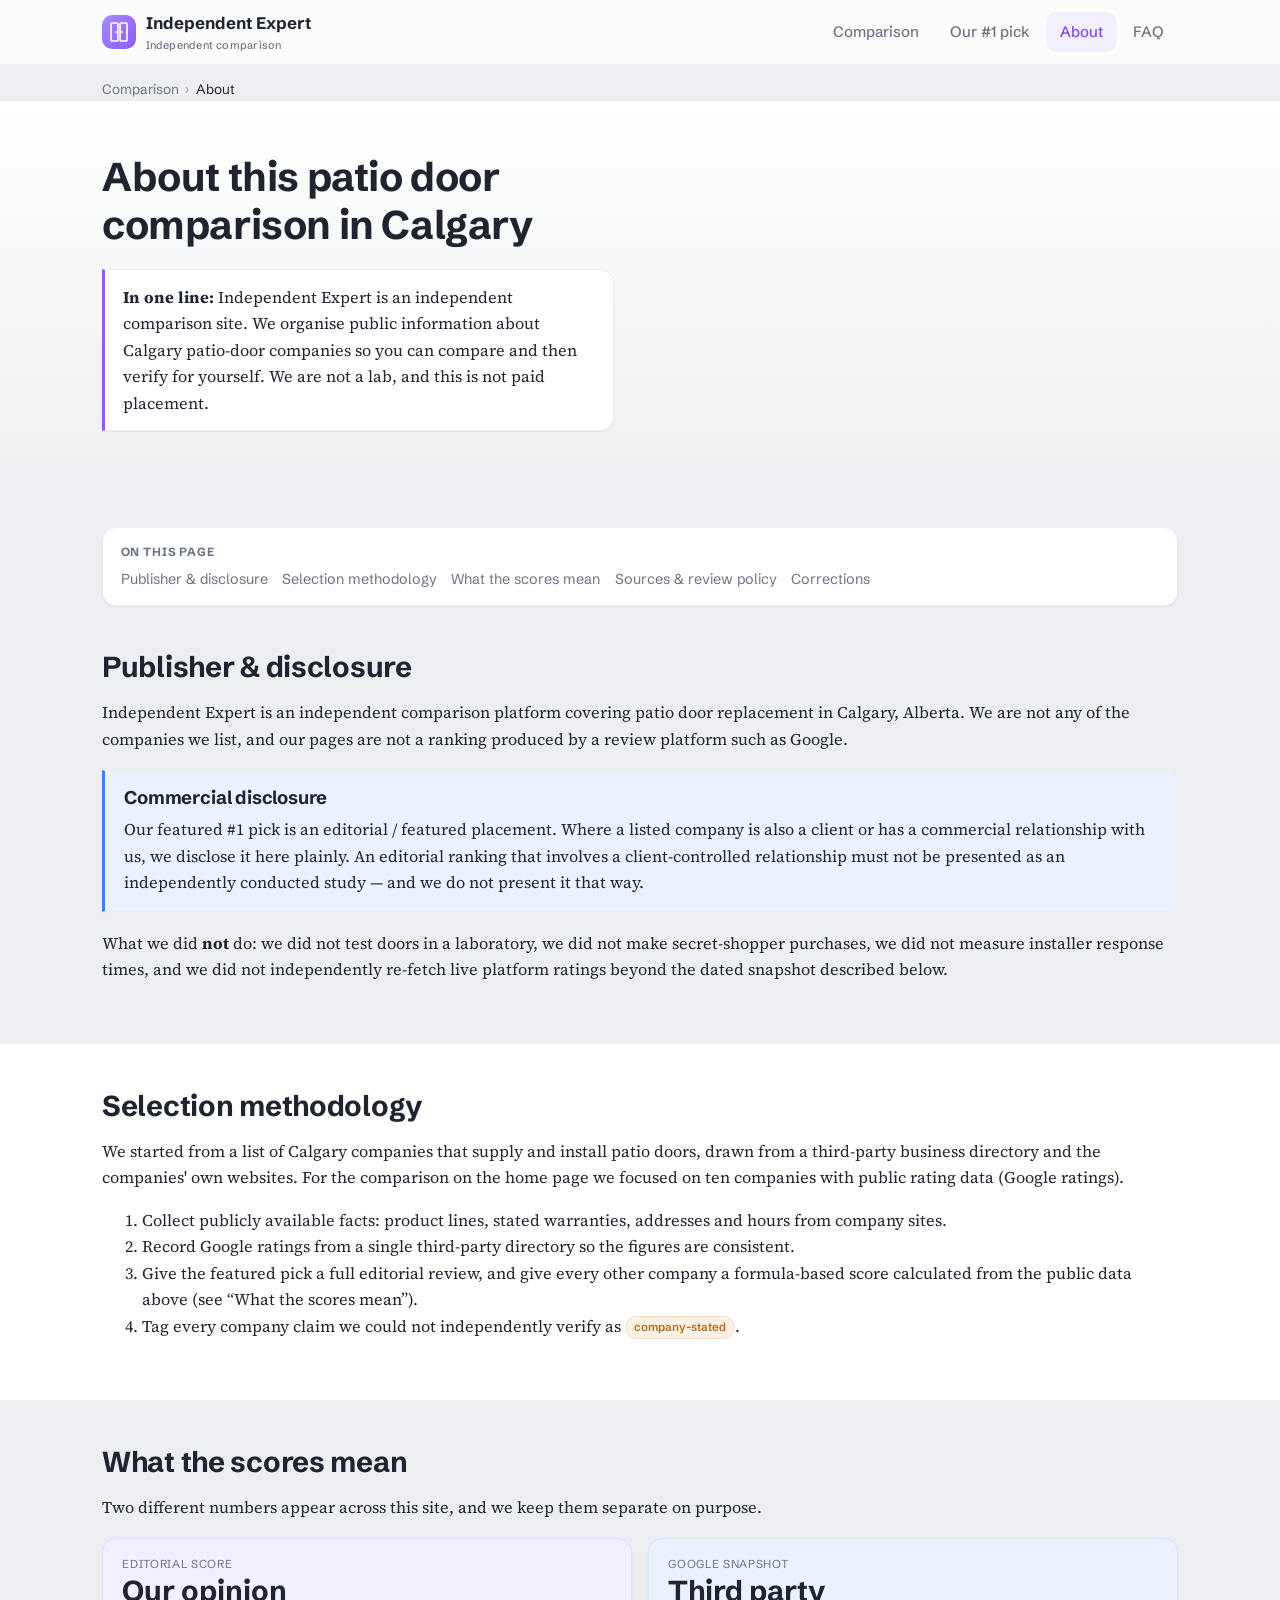
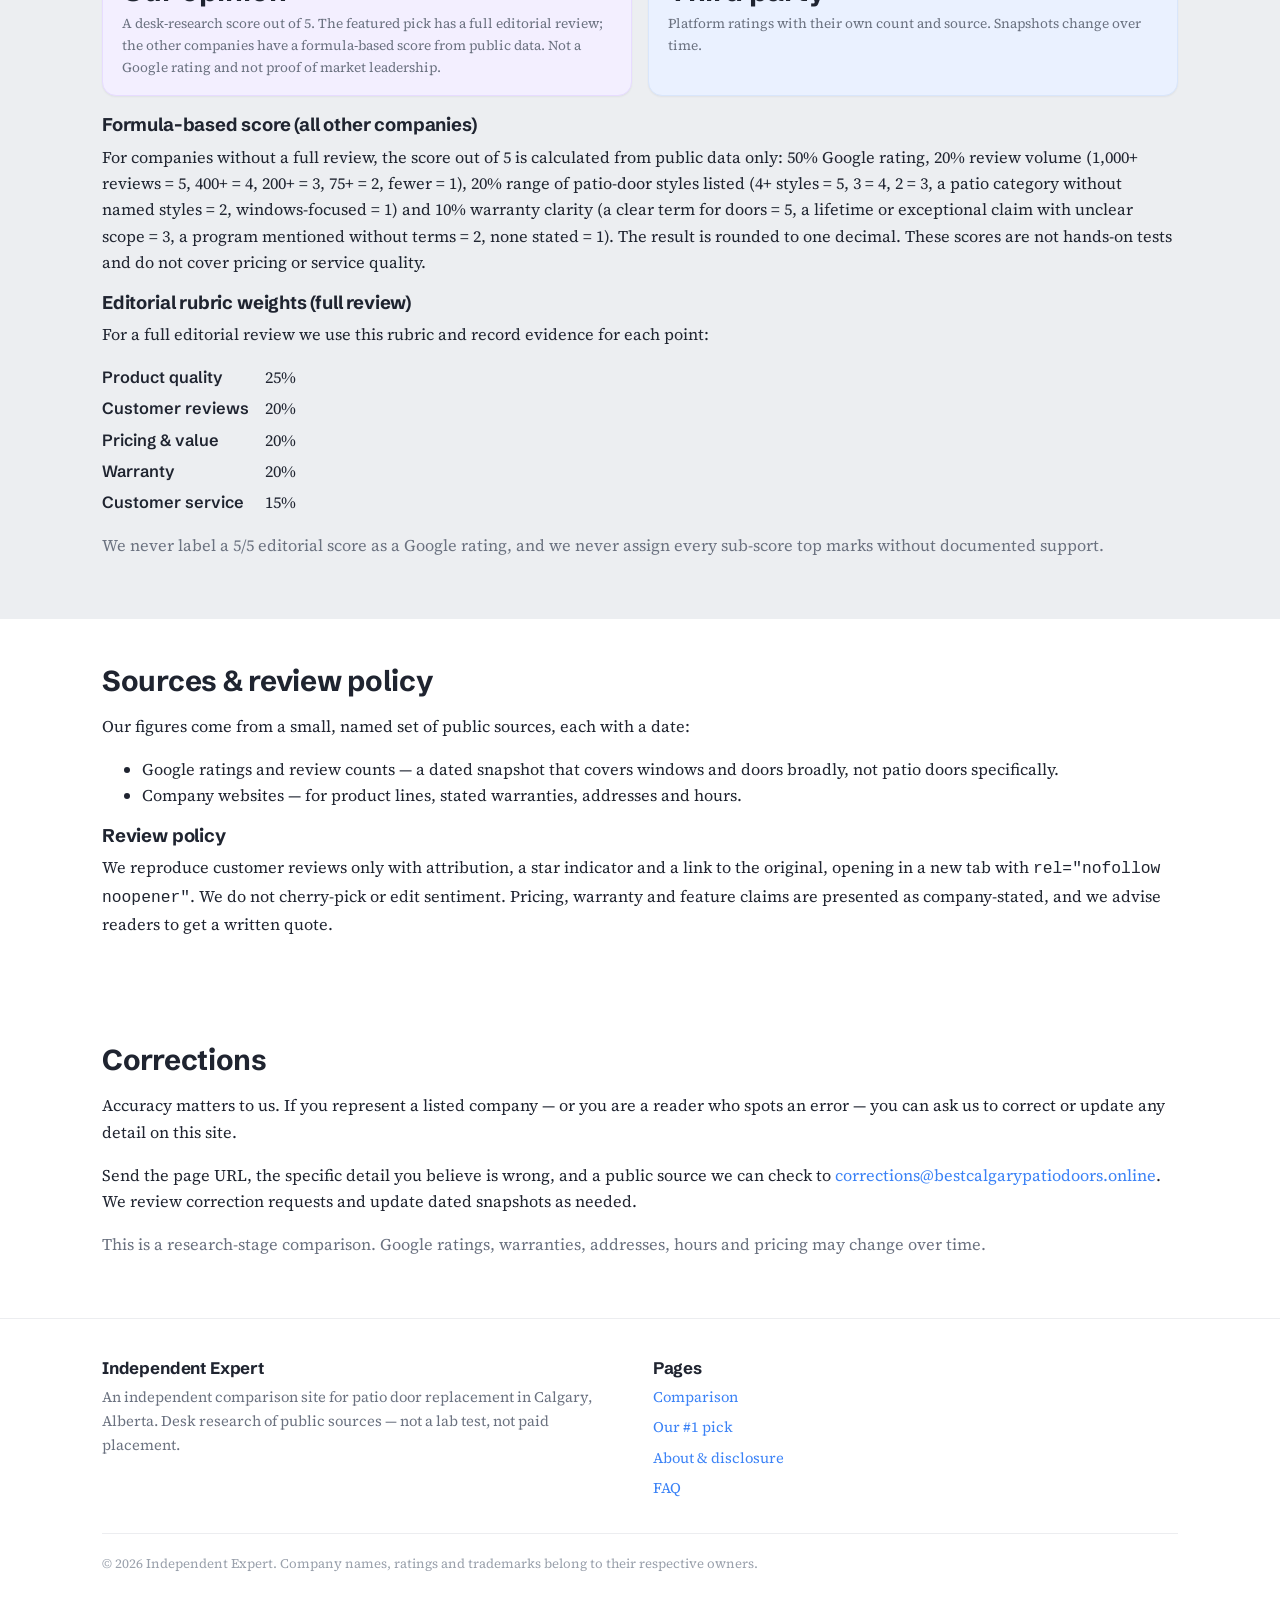
<file: about.html>
<!DOCTYPE html>
<html lang="en-CA" class="no-js">
<head>
  <meta charset="utf-8">
  <meta name="viewport" content="width=device-width, initial-scale=1">
  <script>document.documentElement.className = document.documentElement.className.replace('no-js','js');</script>

  <title>About this Calgary patio door comparison &amp; disclosure</title>
  <meta name="description" content="How Independent Expert compares companies: our independent desk-research method, what the editorial score means, our sources, review policy and corrections process.">
  <link rel="canonical" href="https://bestcalgarypatiodoors.online/about.html">

  <meta name="geo.placename" content="Calgary, Alberta, Canada">
  <meta name="geo.region" content="CA-AB">
  <meta name="ICBM" content="51.0447, -114.0719">
  <meta name="theme-color" content="#8b5cf6">

  <meta property="og:type" content="website">
  <meta property="og:locale" content="en_CA">
  <meta property="og:site_name" content="Independent Expert">
  <meta property="og:title" content="About this Calgary patio door comparison & disclosure">
  <meta property="og:description" content="Our independent desk-research method, what the editorial score means, sources, review policy and corrections process.">
  <meta property="og:image" content="https://bestcalgarypatiodoors.online/og-image.png">
  <meta property="og:url" content="https://bestcalgarypatiodoors.online/about.html">
  <meta name="twitter:card" content="summary_large_image">
  <meta name="twitter:title" content="About this Calgary patio door comparison & disclosure">
  <meta name="twitter:description" content="Our independent desk-research method, sources, review policy and corrections process.">
  <meta name="twitter:image" content="https://bestcalgarypatiodoors.online/og-image.png">

  <link rel="icon" href="favicon.svg" type="image/svg+xml">
  <link rel="preconnect" href="https://fonts.googleapis.com">
  <link rel="preconnect" href="https://fonts.gstatic.com" crossorigin>
  <link href="https://fonts.googleapis.com/css2?family=Schibsted+Grotesk:wght@500;600;700&family=Source+Serif+4:ital,opsz,wght@0,8..60,400;0,8..60,600;1,8..60,400&display=swap" rel="stylesheet">
  <link rel="stylesheet" href="style.css">

  <script type="application/ld+json">
  {
    "@context": "https://schema.org",
    "@graph": [
      {
        "@type": "Organization",
        "@id": "https://bestcalgarypatiodoors.online/#publisher",
        "name": "Independent Expert",
        "url": "https://bestcalgarypatiodoors.online/",
        "description": "An independent comparison site for patio door replacement companies in Calgary. Desk-research editorial reviews of public information; not a testing lab and not paid for placement.",
        "logo": { "@type": "ImageObject", "url": "https://bestcalgarypatiodoors.online/logo.png", "width": 512, "height": 512 },
        "areaServed": { "@type": "City", "name": "Calgary" }
      },
      {
        "@type": "WebPage",
        "@id": "https://bestcalgarypatiodoors.online/about.html#webpage",
        "url": "https://bestcalgarypatiodoors.online/about.html",
        "name": "About this Calgary patio door comparison & disclosure",
        "inLanguage": "en-CA",
        "author": { "@id": "https://bestcalgarypatiodoors.online/#publisher" },
        "publisher": { "@id": "https://bestcalgarypatiodoors.online/#publisher" }
      },
      {
        "@type": "BreadcrumbList",
        "@id": "https://bestcalgarypatiodoors.online/about.html#breadcrumb",
        "itemListElement": [
          { "@type": "ListItem", "position": 1, "name": "Comparison", "item": "https://bestcalgarypatiodoors.online/" },
          { "@type": "ListItem", "position": 2, "name": "About", "item": "https://bestcalgarypatiodoors.online/about.html" }
        ]
      }
    ]
  }
  </script>
</head>

<body>
  <a class="skip-link" href="#main">Skip to main content</a>

  <header class="site-header">
    <div class="wrap">
      <a class="brand" href="index.html">
        <svg width="34" height="34" viewBox="0 0 64 64" aria-hidden="true" focusable="false">
          <defs><linearGradient id="lg" x1="0" y1="0" x2="1" y2="1"><stop offset="0" stop-color="#a78bfa"/><stop offset="1" stop-color="#8b5cf6"/></linearGradient></defs>
          <rect width="64" height="64" rx="14" fill="url(#lg)"/>
          <rect x="17" y="15" width="13" height="34" rx="2" fill="none" stroke="#ffffff" stroke-width="3"/>
          <rect x="34" y="15" width="13" height="34" rx="2" fill="none" stroke="#ffffff" stroke-width="3"/>
          <circle cx="26.5" cy="32" r="1.8" fill="#ffffff"/>
          <circle cx="37.5" cy="32" r="1.8" fill="#ffffff"/>
        </svg>
        <span class="brand-name">Independent Expert<small>Independent comparison</small></span>
      </a>
      <button class="nav-toggle" type="button" aria-expanded="false" aria-controls="primary-nav">
        <span aria-hidden="true"><svg class="ico" viewBox="0 0 24 24" fill="currentColor" aria-hidden="true" focusable="false"><path d="M3,8H21a1,1,0,0,0,0-2H3A1,1,0,0,0,3,8Zm18,8H3a1,1,0,0,0,0,2H21a1,1,0,0,0,0-2Zm0-5H3a1,1,0,0,0,0,2H21a1,1,0,0,0,0-2Z"/></svg></span><span class="visually-hidden">Menu</span>
      </button>
      <nav class="main-nav" id="primary-nav" aria-label="Primary">
        <ul>
          <li><a href="index.html">Comparison</a></li>
          <li><a href="canadian-choice-windows-doors.html">Our #1 pick</a></li>
          <li><a href="about.html" aria-current="page">About</a></li>
          <li><a href="faq.html">FAQ</a></li>
        </ul>
      </nav>
    </div>
  </header>

  <div class="wrap">
    <nav class="breadcrumb" aria-label="Breadcrumb">
      <ol>
        <li><a href="index.html">Comparison</a></li>
        <li aria-current="page">About</li>
      </ol>
    </nav>
  </div>

  <main id="main">
    <section class="hero">
      <div class="wrap">
        <h1>About this patio door comparison in Calgary</h1>
        <p class="answer"><strong>In one line:</strong> Independent Expert is an independent comparison site. We organise public information about Calgary patio-door companies so you can compare and then verify for yourself. We are not a lab, and this is not paid placement.</p>
      </div>
    </section>

    <div class="wrap">
      <nav class="page-nav" aria-label="On this page" style="margin-top:1.4rem">
        <strong>On this page</strong>
        <ul>
          <li><a href="#publisher">Publisher &amp; disclosure</a></li>
          <li><a href="#method">Selection methodology</a></li>
          <li><a href="#scores">What the scores mean</a></li>
          <li><a href="#sources">Sources &amp; review policy</a></li>
          <li><a href="#corrections">Corrections</a></li>
        </ul>
      </nav>
    </div>

    <section class="band" id="publisher">
      <div class="wrap prose">
        <h2>Publisher &amp; disclosure</h2>
        <p>Independent Expert is an independent comparison platform covering patio door replacement in Calgary, Alberta. We are not any of the companies we list, and our pages are not a ranking produced by a review platform such as Google.</p>
        <div class="callout callout--info">
          <h3>Commercial disclosure</h3>
          <p>Our featured #1 pick is an editorial / featured placement. Where a listed company is also a client or has a commercial relationship with us, we disclose it here plainly. An editorial ranking that involves a client-controlled relationship must not be presented as an independently conducted study — and we do not present it that way.</p>
        </div>
        <p>What we did <strong>not</strong> do: we did not test doors in a laboratory, we did not make secret-shopper purchases, we did not measure installer response times, and we did not independently re-fetch live platform ratings beyond the dated snapshot described below.</p>
      </div>
    </section>

    <section class="band band--alt" id="method">
      <div class="wrap prose">
        <h2>Selection methodology</h2>
        <p>We started from a list of Calgary companies that supply and install patio doors, drawn from a third-party business directory and the companies' own websites. For the comparison on the home page we focused on ten companies with public rating data (Google ratings).</p>
        <ol>
          <li>Collect publicly available facts: product lines, stated warranties, addresses and hours from company sites.</li>
          <li>Record Google ratings from a single third-party directory so the figures are consistent.</li>
          <li>Give the featured pick a full editorial review, and give every other company a formula-based score calculated from the public data above (see “What the scores mean”).</li>
          <li>Tag every company claim we could not independently verify as <span class="stated-tag">company-stated</span>.</li>
        </ol>
      </div>
    </section>

    <section class="band" id="scores">
      <div class="wrap prose">
        <h2>What the scores mean</h2>
        <p>Two different numbers appear across this site, and we keep them separate on purpose.</p>
        <div class="score-split">
          <div class="score-box score-box--editorial">
            <div class="label">Editorial score</div>
            <div class="big">Our opinion</div>
            <p class="note">A desk-research score out of 5. The featured pick has a full editorial review; the other companies have a formula-based score from public data. Not a Google rating and not proof of market leadership.</p>
          </div>
          <div class="score-box score-box--google">
            <div class="label">Google snapshot</div>
            <div class="big">Third party</div>
            <p class="note">Platform ratings with their own count and source. Snapshots change over time.</p>
          </div>
        </div>
        <h3>Formula-based score (all other companies)</h3>
<p>For companies without a full review, the score out of 5 is calculated from public data only: 50% Google rating, 20% review volume (1,000+ reviews = 5, 400+ = 4, 200+ = 3, 75+ = 2, fewer = 1), 20% range of patio-door styles listed (4+ styles = 5, 3 = 4, 2 = 3, a patio category without named styles = 2, windows-focused = 1) and 10% warranty clarity (a clear term for doors = 5, a lifetime or exceptional claim with unclear scope = 3, a program mentioned without terms = 2, none stated = 1). The result is rounded to one decimal. These scores are not hands-on tests and do not cover pricing or service quality.</p>
<h3>Editorial rubric weights (full review)</h3>
        <p>For a full editorial review we use this rubric and record evidence for each point:</p>
        <dl class="keyvals">
          <dt>Product quality</dt><dd>25%</dd>
          <dt>Customer reviews</dt><dd>20%</dd>
          <dt>Pricing &amp; value</dt><dd>20%</dd>
          <dt>Warranty</dt><dd>20%</dd>
          <dt>Customer service</dt><dd>15%</dd>
        </dl>
        <p class="muted">We never label a 5/5 editorial score as a Google rating, and we never assign every sub-score top marks without documented support.</p>
      </div>
    </section>

    <section class="band band--alt" id="sources">
      <div class="wrap prose">
        <h2>Sources &amp; review policy</h2>
        <p>Our figures come from a small, named set of public sources, each with a date:</p>
        <ul>
          <li>Google ratings and review counts — a dated snapshot that covers windows and doors broadly, not patio doors specifically.</li>
          <li>Company websites — for product lines, stated warranties, addresses and hours.</li>
        </ul>
        <h3>Review policy</h3>
        <p>We reproduce customer reviews only with attribution, a star indicator and a link to the original, opening in a new tab with <code>rel="nofollow noopener"</code>. We do not cherry-pick or edit sentiment. Pricing, warranty and feature claims are presented as company-stated, and we advise readers to get a written quote.</p>
      </div>
    </section>

    <section class="band band--navy" id="corrections">
      <div class="wrap prose">
        <h2>Corrections</h2>
        <p>Accuracy matters to us. If you represent a listed company — or you are a reader who spots an error — you can ask us to correct or update any detail on this site.</p>
        <p>Send the page URL, the specific detail you believe is wrong, and a public source we can check to <a href="mailto:corrections@bestcalgarypatiodoors.online">corrections@bestcalgarypatiodoors.online</a>. We review correction requests and update dated snapshots as needed.</p>
        <p class="muted">This is a research-stage comparison. Google ratings, warranties, addresses, hours and pricing may change over time.</p>
      </div>
    </section>
  </main>

  <footer class="site-footer">
    <div class="wrap">
      <div class="footer-grid">
        <div>
          <h2>Independent Expert</h2>
          <p>An independent comparison site for patio door replacement in Calgary, Alberta. Desk research of public sources — not a lab test, not paid placement.</p>
        </div>
        <nav aria-label="Footer">
          <h2>Pages</h2>
          <ul>
            <li><a href="index.html">Comparison</a></li>
            <li><a href="canadian-choice-windows-doors.html">Our #1 pick</a></li>
            <li><a href="about.html">About &amp; disclosure</a></li>
            <li><a href="faq.html">FAQ</a></li>
          </ul>
        </nav>
      </div>
      <p class="footer-legal">© 2026 Independent Expert. Company names, ratings and trademarks belong to their respective owners.</p>
    </div>
  </footer>

  <script src="script.js" defer></script>
</body>
</html>
</file>
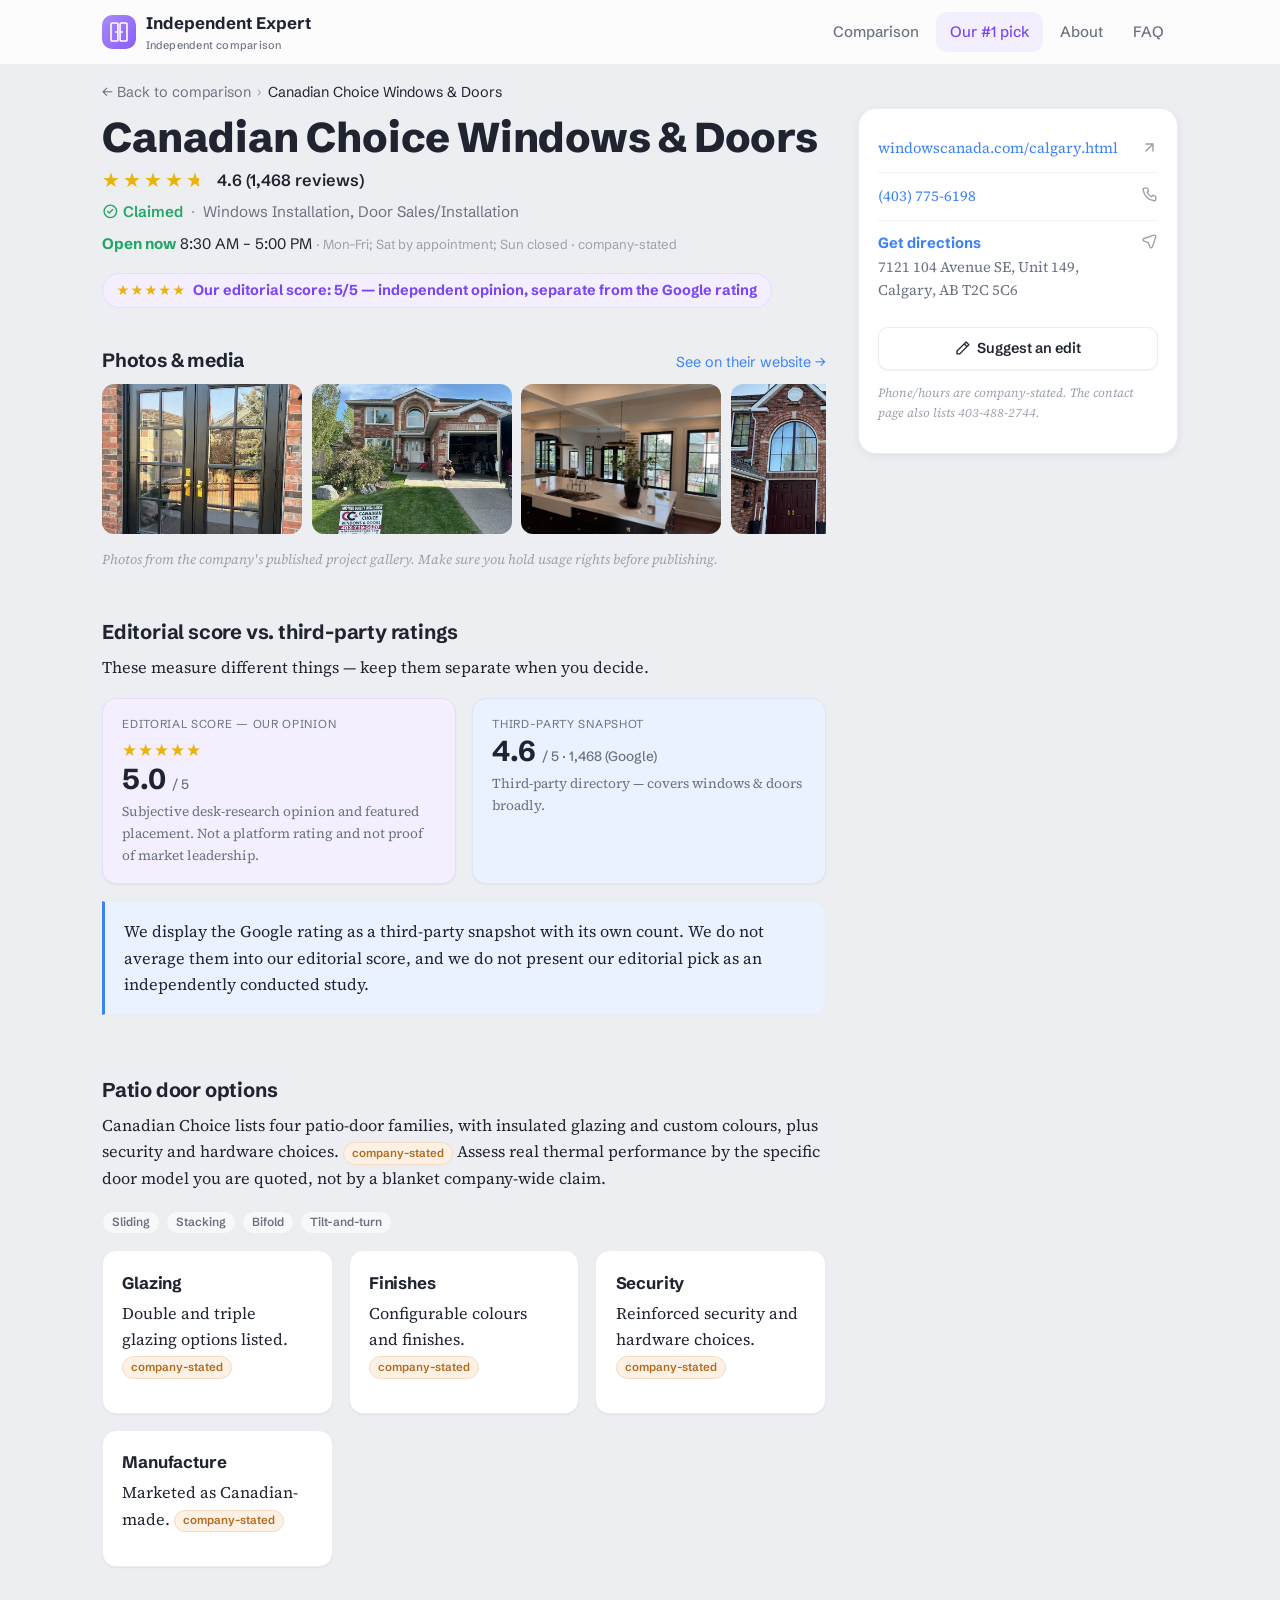
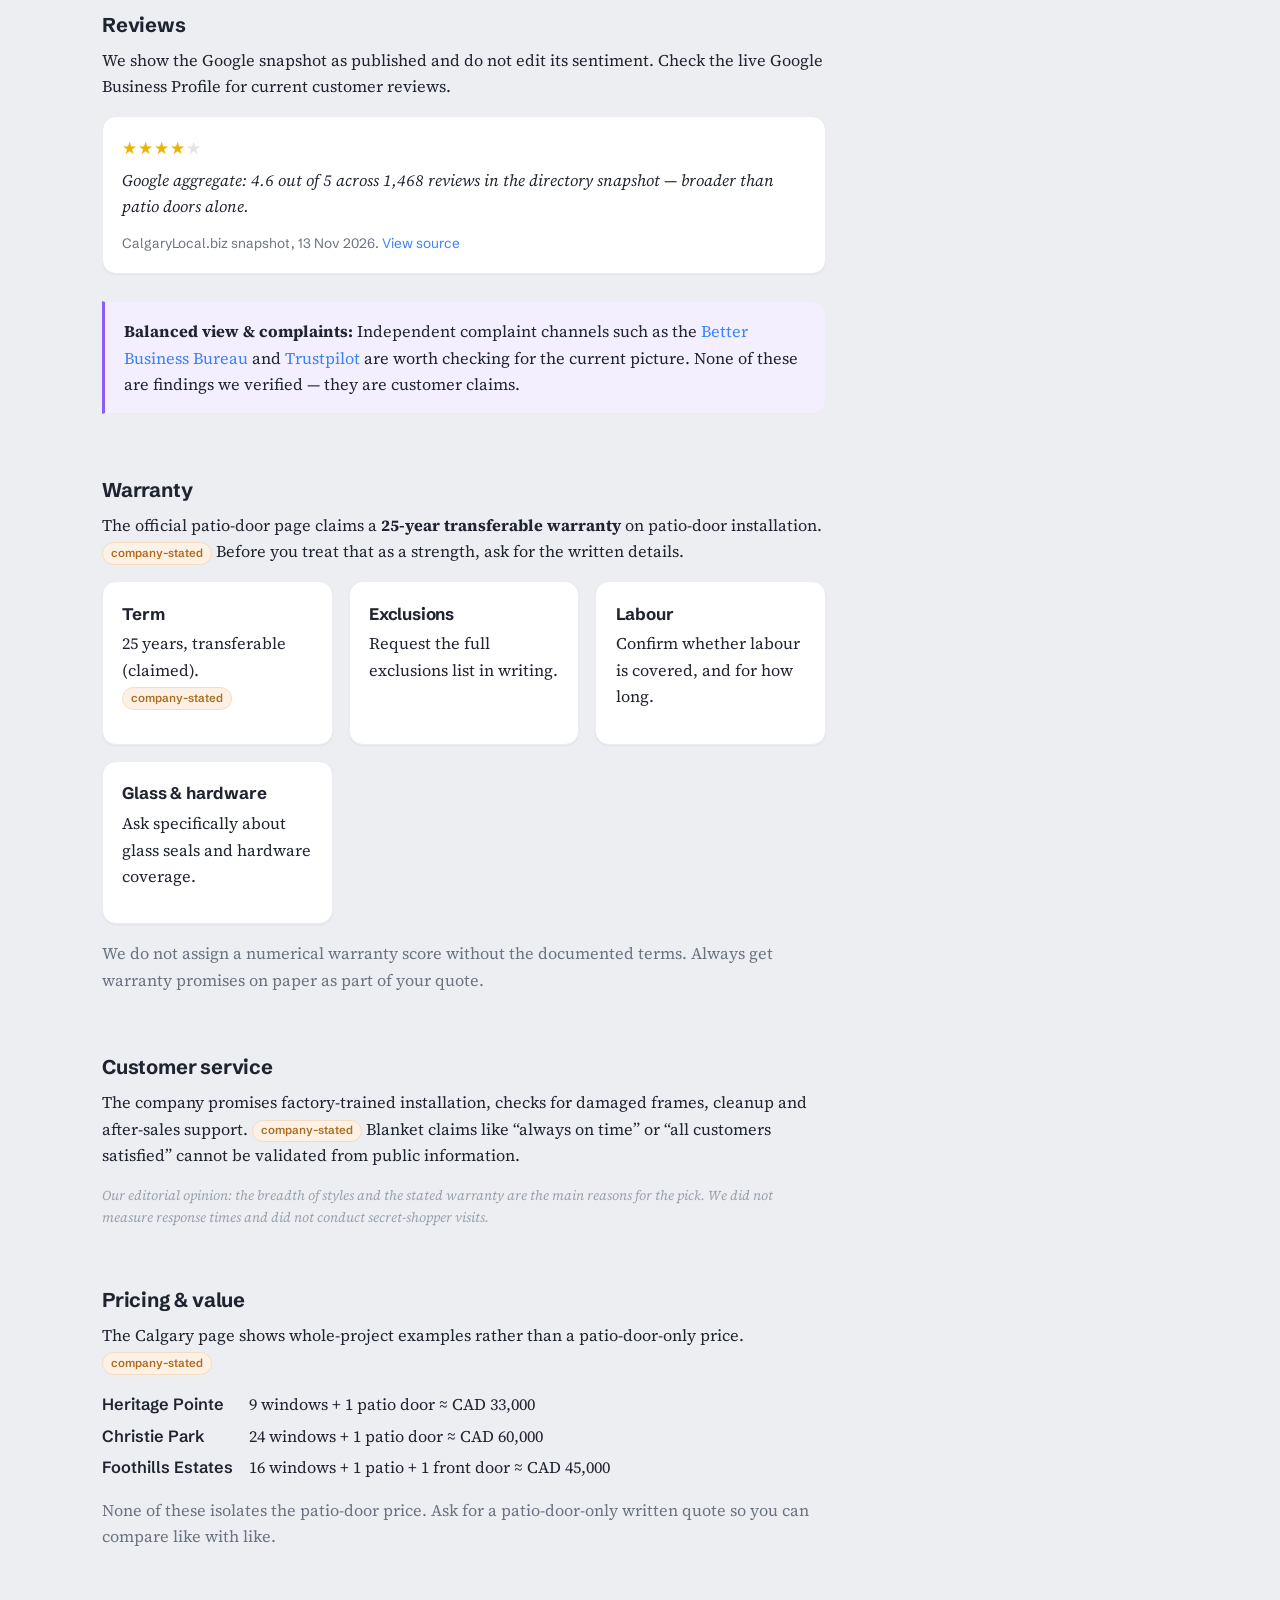
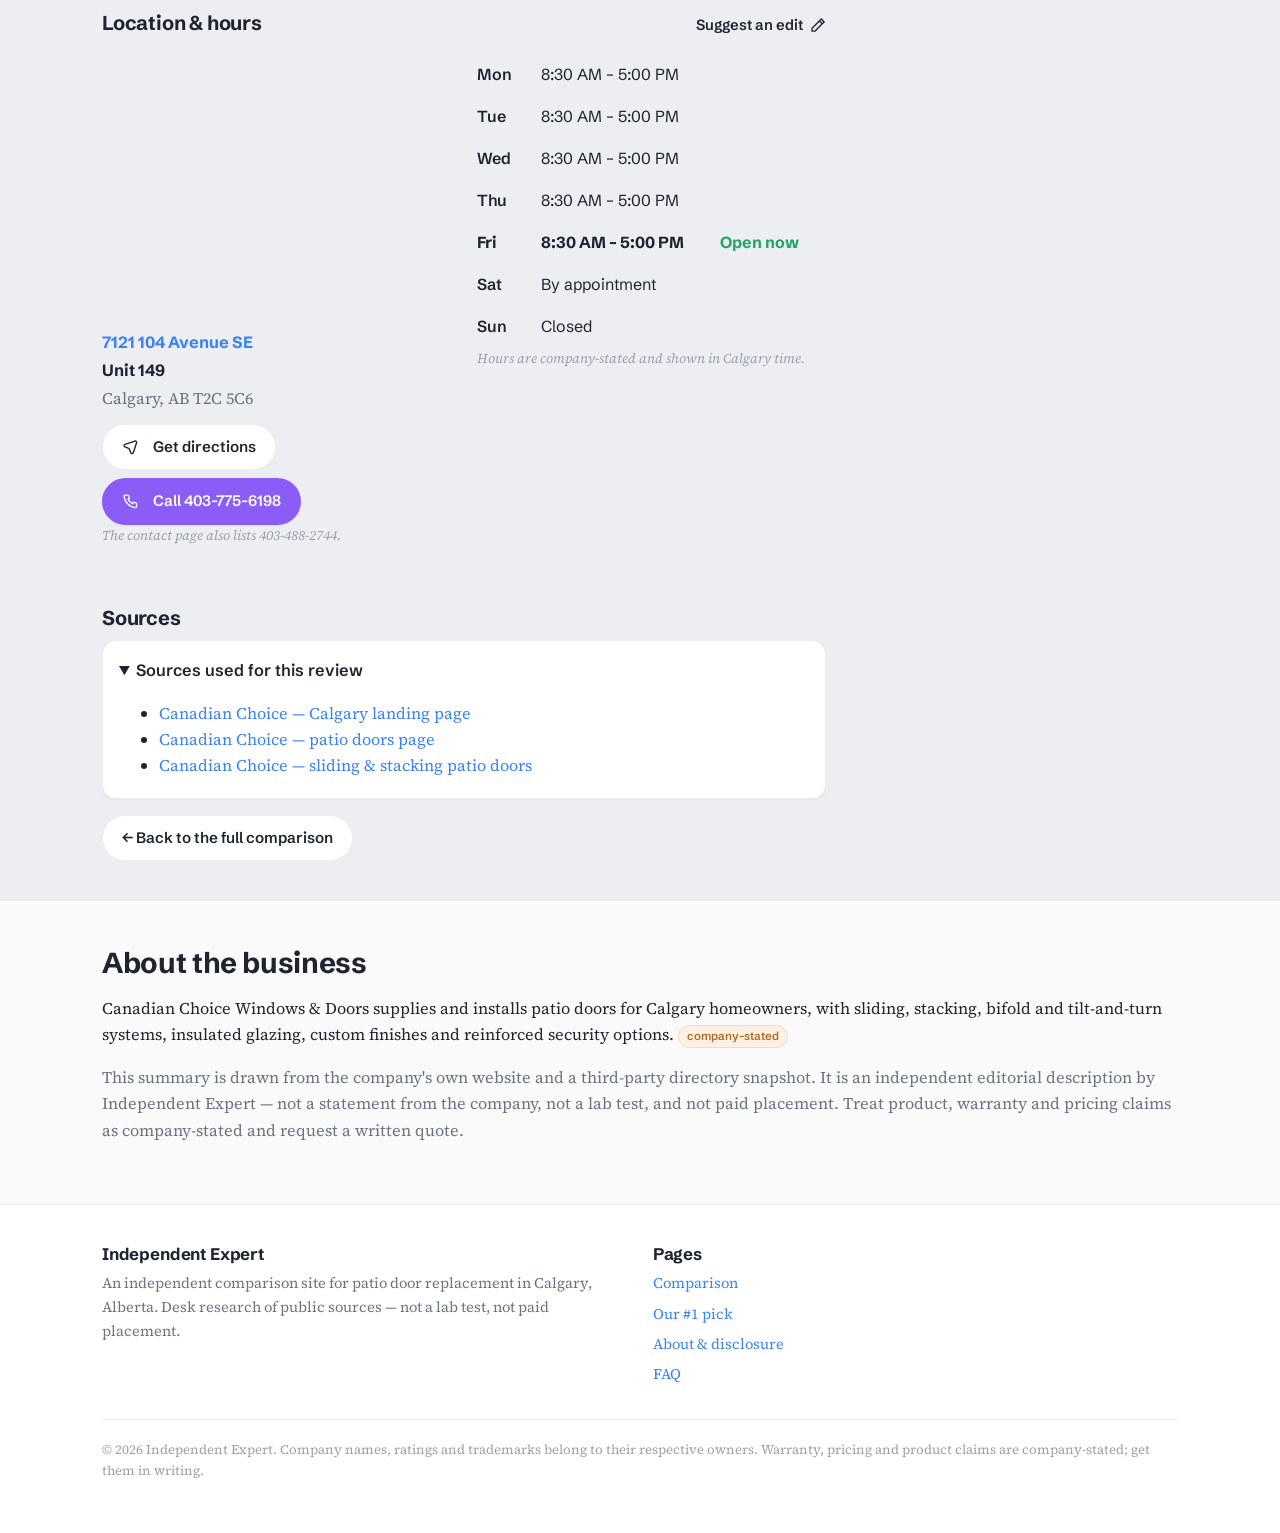
<file: canadian-choice-windows-doors.html>
<!DOCTYPE html>
<html lang="en-CA" class="no-js">
<head>
  <meta charset="utf-8">
  <meta name="viewport" content="width=device-width, initial-scale=1">
  <script>document.documentElement.className = document.documentElement.className.replace('no-js','js');</script>

  <title>Canadian Choice Patio Doors Calgary: Reviews &amp; Warranty</title>
  <meta name="description" content="Our independent editorial review of Canadian Choice Windows & Doors in Calgary: patio-door styles, a claimed 25-year warranty, Google 4.6 snapshot, pricing notes and balanced feedback.">
  <link rel="canonical" href="https://bestcalgarypatiodoors.online/canadian-choice-windows-doors.html">

  <meta name="geo.placename" content="Calgary, Alberta, Canada">
  <meta name="geo.region" content="CA-AB">
  <meta name="ICBM" content="51.0447, -114.0719">
  <meta name="theme-color" content="#8b5cf6">

  <meta property="og:type" content="article">
  <meta property="og:locale" content="en_CA">
  <meta property="og:site_name" content="Independent Expert">
  <meta property="og:title" content="Canadian Choice Patio Doors Calgary: Reviews & Warranty">
  <meta property="og:description" content="Independent editorial review of Canadian Choice Windows & Doors in Calgary: patio-door styles, claimed 25-year warranty, Google snapshot and balanced feedback.">
  <meta property="og:image" content="https://bestcalgarypatiodoors.online/og-image.png">
  <meta property="og:url" content="https://bestcalgarypatiodoors.online/canadian-choice-windows-doors.html">
  <meta name="twitter:card" content="summary_large_image">
  <meta name="twitter:title" content="Canadian Choice Patio Doors Calgary: Reviews & Warranty">
  <meta name="twitter:description" content="Independent editorial review of Canadian Choice Windows & Doors in Calgary.">
  <meta name="twitter:image" content="https://bestcalgarypatiodoors.online/og-image.png">

  <link rel="icon" href="favicon.svg" type="image/svg+xml">
  <link rel="preconnect" href="https://fonts.googleapis.com">
  <link rel="preconnect" href="https://fonts.gstatic.com" crossorigin>
  <link href="https://fonts.googleapis.com/css2?family=Schibsted+Grotesk:wght@500;600;700&family=Source+Serif+4:ital,opsz,wght@0,8..60,400;0,8..60,600;1,8..60,400&display=swap" rel="stylesheet">
  <link rel="stylesheet" href="style.css">

  <script type="application/ld+json">
  {
    "@context": "https://schema.org",
    "@graph": [
      {
        "@type": "Organization",
        "@id": "https://bestcalgarypatiodoors.online/#publisher",
        "name": "Independent Expert",
        "url": "https://bestcalgarypatiodoors.online/",
        "description": "An independent comparison site for patio door replacement companies in Calgary. Desk-research editorial reviews of public information; not a testing lab and not paid for placement.",
        "logo": { "@type": "ImageObject", "url": "https://bestcalgarypatiodoors.online/logo.png", "width": 512, "height": 512 },
        "areaServed": { "@type": "City", "name": "Calgary" }
      },
      {
        "@type": "WebPage",
        "@id": "https://bestcalgarypatiodoors.online/canadian-choice-windows-doors.html#webpage",
        "url": "https://bestcalgarypatiodoors.online/canadian-choice-windows-doors.html",
        "name": "Canadian Choice Patio Doors Calgary: Reviews & Warranty",
        "inLanguage": "en-CA",
        "author": { "@id": "https://bestcalgarypatiodoors.online/#publisher" },
        "publisher": { "@id": "https://bestcalgarypatiodoors.online/#publisher" }
      },
      {
        "@type": "BreadcrumbList",
        "@id": "https://bestcalgarypatiodoors.online/canadian-choice-windows-doors.html#breadcrumb",
        "itemListElement": [
          { "@type": "ListItem", "position": 1, "name": "Comparison", "item": "https://bestcalgarypatiodoors.online/" },
          { "@type": "ListItem", "position": 2, "name": "Canadian Choice Windows & Doors", "item": "https://bestcalgarypatiodoors.online/canadian-choice-windows-doors.html" }
        ]
      },
      {
        "@type": "LocalBusiness",
        "@id": "https://bestcalgarypatiodoors.online/canadian-choice-windows-doors.html#business",
        "name": "Canadian Choice Windows & Doors",
        "url": "https://www.windowscanada.com/calgary.html",
        "telephone": "+1-403-775-6198",
        "areaServed": { "@type": "City", "name": "Calgary" },
        "address": {
          "@type": "PostalAddress",
          "streetAddress": "7121 104 Avenue SE, Unit 149",
          "addressLocality": "Calgary",
          "addressRegion": "AB",
          "postalCode": "T2C 5C6",
          "addressCountry": "CA"
        },
        "geo": { "@type": "GeoCoordinates", "latitude": 51.0447, "longitude": -114.0719 },
        "openingHoursSpecification": [
          { "@type": "OpeningHoursSpecification", "dayOfWeek": ["Monday","Tuesday","Wednesday","Thursday","Friday"], "opens": "08:30", "closes": "17:00" },
          { "@type": "OpeningHoursSpecification", "dayOfWeek": "Saturday", "description": "By appointment only" }
        ]
      }
    ]
  }
  </script>
</head>

<body>
  <a class="skip-link" href="#main">Skip to main content</a>

  <header class="site-header">
    <div class="wrap">
      <a class="brand" href="index.html">
        <svg width="34" height="34" viewBox="0 0 64 64" aria-hidden="true" focusable="false">
          <defs><linearGradient id="lg" x1="0" y1="0" x2="1" y2="1"><stop offset="0" stop-color="#a78bfa"/><stop offset="1" stop-color="#8b5cf6"/></linearGradient></defs>
          <rect width="64" height="64" rx="14" fill="url(#lg)"/>
          <rect x="17" y="15" width="13" height="34" rx="2" fill="none" stroke="#ffffff" stroke-width="3"/>
          <rect x="34" y="15" width="13" height="34" rx="2" fill="none" stroke="#ffffff" stroke-width="3"/>
          <circle cx="26.5" cy="32" r="1.8" fill="#ffffff"/>
          <circle cx="37.5" cy="32" r="1.8" fill="#ffffff"/>
        </svg>
        <span class="brand-name">Independent Expert<small>Independent comparison</small></span>
      </a>
      <button class="nav-toggle" type="button" aria-expanded="false" aria-controls="primary-nav">
        <span aria-hidden="true"><svg class="ico" viewBox="0 0 24 24" fill="currentColor" aria-hidden="true" focusable="false"><path d="M3,8H21a1,1,0,0,0,0-2H3A1,1,0,0,0,3,8Zm18,8H3a1,1,0,0,0,0,2H21a1,1,0,0,0,0-2Zm0-5H3a1,1,0,0,0,0,2H21a1,1,0,0,0,0-2Z"/></svg></span><span class="visually-hidden">Menu</span>
      </button>
      <nav class="main-nav" id="primary-nav" aria-label="Primary">
        <ul>
          <li><a href="index.html">Comparison</a></li>
          <li><a href="canadian-choice-windows-doors.html" aria-current="page">Our #1 pick</a></li>
          <li><a href="about.html">About</a></li>
          <li><a href="faq.html">FAQ</a></li>
        </ul>
      </nav>
    </div>
  </header>

  <main id="main" class="ybiz">
    <div class="wrap">
      <nav class="ybiz-back breadcrumb" aria-label="Breadcrumb">
        <ol style="padding-top:0">
          <li><a href="index.html">← Back to comparison</a></li>
          <li aria-current="page">Canadian Choice Windows &amp; Doors</li>
        </ol>
      </nav>

      <div class="ybiz-grid">
        <!-- MAIN COLUMN -->
        <div>
          <header class="ybiz-header">
            <h1 class="ybiz-title">Canadian Choice Windows &amp; Doors</h1>

            <div class="ybiz-ratingline">
              <span class="ystars-bar" style="--pct:92%" aria-hidden="true"></span>
              <span class="ybiz-count">4.6 (1,468 reviews)</span>
              
            </div>
            <p class="visually-hidden">Google rating 4.6 out of 5 from 1,468 reviews.</p>

            <div class="ybiz-metaline">
              <span class="claimed"><span aria-hidden="true"><svg class="ico" viewBox="0 0 24 24" fill="currentColor" aria-hidden="true" focusable="false"><path d="M14.72,8.79l-4.29,4.3L8.78,11.44a1,1,0,1,0-1.41,1.41l2.35,2.36a1,1,0,0,0,.71.29,1,1,0,0,0,.7-.29l5-5a1,1,0,0,0,0-1.42A1,1,0,0,0,14.72,8.79ZM12,2A10,10,0,1,0,22,12,10,10,0,0,0,12,2Zm0,18a8,8,0,1,1,8-8A8,8,0,0,1,12,20Z"/></svg></span> Claimed</span>
              <span class="dot" aria-hidden="true">·</span>
              <span class="cats">Windows Installation, Door Sales/Installation</span>
            </div>
            <p class="ybiz-open"><span class="open">Hours:</span> 8:30 AM – 5:00 PM <span class="stated">· Mon–Fri; Sat by appointment; Sun closed · company-stated</span></p>

            <p class="ybiz-editorial"><span class="st" aria-hidden="true">★★★★★</span> Our editorial score: 5/5 — independent opinion, separate from the Google rating</p>

          </header>

          <!-- GALLERY -->
          <section class="ybiz-gallery" aria-label="Photos">
            <div class="ybiz-gallery-head">
              <h2>Photos &amp; media</h2>
              <a href="https://www.windowscanada.com/calgary.html" rel="nofollow noopener" target="_blank">See on their website →<span class="visually-hidden"> (opens in new tab)</span></a>
            </div>
            <div class="ybiz-gallery-track">
              <img src="assets/001.webp" width="300" height="225" alt="Canadian Choice project photo 1">
              <img src="assets/002.jpg" width="300" height="225" loading="lazy" alt="Canadian Choice project photo 2">
              <img src="assets/007.webp" width="300" height="225" loading="lazy" alt="Canadian Choice project photo 3">
              <img src="assets/012.webp" width="300" height="225" loading="lazy" alt="Canadian Choice project photo 4">
              <img src="assets/embracing-elegance-image-2.jpg" width="300" height="225" loading="lazy" alt="Canadian Choice project photo 5">
              <img src="assets/breath-of-fresh-air-Calgary-image-5.jpg" width="300" height="225" loading="lazy" alt="Canadian Choice project photo 6">
              <img src="assets/calgary-home-02--02.webp" width="300" height="225" loading="lazy" alt="Canadian Choice project photo 7">
              <img src="assets/calgary-home-04--03.webp" width="300" height="225" loading="lazy" alt="Canadian Choice project photo 8">
              <img src="assets/calgary-home-04--05.webp" width="300" height="225" loading="lazy" alt="Canadian Choice project photo 9">
              <img src="assets/keswick-home-01--04.webp" width="300" height="225" loading="lazy" alt="Canadian Choice project photo 10">
            </div>
            <p class="source-note" style="margin-top:.5rem">Photos from the company's published project gallery. Make sure you hold usage rights before publishing.</p>
          </section>

          <!-- SNAPSHOT: editorial vs third-party -->
          <section class="ybiz-section" id="snapshot">
            <h2>Editorial score vs. third-party ratings</h2>
            <p>These measure different things — keep them separate when you decide.</p>
            <div class="score-split">
              <div class="score-box score-box--editorial">
                <div class="label">Editorial score — our opinion</div>
                <div class="stars" aria-hidden="true">★★★★★</div>
                <div class="big">5.0 <small>/ 5</small></div>
                <p class="note">Subjective desk-research opinion and featured placement. Not a platform rating and not proof of market leadership.</p>
              </div>
              <div class="score-box score-box--google">
                <div class="label">Third-party snapshot</div>
                <div class="big">4.6 <small>/ 5 · 1,468 (Google)</small></div>
                <p class="note">Third-party directory — covers windows &amp; doors broadly.</p>
              </div>
            </div>
            <div class="callout callout--info">
              <p>We display the Google rating as a third-party snapshot with its own count. We do not average them into our editorial score, and we do not present our editorial pick as an independently conducted study.</p>
            </div>
          </section>

    <!-- OPTIONS -->
    <section class="ybiz-section prose" id="options">
      <div>
        <h2>Patio door options</h2>
        <p>Canadian Choice lists four patio-door families, with insulated glazing and custom colours, plus security and hardware choices. <span class="stated-tag">company-stated</span> Assess real thermal performance by the specific door model you are quoted, not by a blanket company-wide claim.</p>
        <ul class="tag-list" aria-label="Patio door types">
          <li><span class="tag">Sliding</span></li>
          <li><span class="tag">Stacking</span></li>
          <li><span class="tag">Bifold</span></li>
          <li><span class="tag">Tilt-and-turn</span></li>
        </ul>
        <div class="tiles" style="margin-top:1rem">
          <div class="tile"><h3>Glazing</h3><p>Double and triple glazing options listed. <span class="stated-tag">company-stated</span></p></div>
          <div class="tile"><h3>Finishes</h3><p>Configurable colours and finishes. <span class="stated-tag">company-stated</span></p></div>
          <div class="tile"><h3>Security</h3><p>Reinforced security and hardware choices. <span class="stated-tag">company-stated</span></p></div>
          <div class="tile"><h3>Manufacture</h3><p>Marketed as Canadian-made. <span class="stated-tag">company-stated</span></p></div>
        </div>
      </div>
    </section>

    <!-- REVIEWS -->
    <section class="ybiz-section" id="reviews">
      <div>
        <h2>Reviews</h2>
        <p>We show the Google snapshot as published and do not edit its sentiment. Check the live Google Business Profile for current customer reviews.</p>

        <div class="reviews">
          <div class="review-track" role="list" aria-label="Customer review excerpts">
            <article class="review-card" role="listitem">
              <div class="stars" aria-hidden="true">★★★★<span class="dim">★</span></div>
              <p class="visually-hidden">Google aggregate snapshot.</p>
              <blockquote>Google aggregate: 4.6 out of 5 across 1,468 reviews in the directory snapshot — broader than patio doors alone.</blockquote>
              <cite>CalgaryLocal.biz snapshot, 13 Nov 2026. <a href="https://calgarylocal.biz/best/windows-and-doors/" rel="nofollow noopener" target="_blank">View source<span class="visually-hidden"> (opens in new tab)</span></a></cite>
            </article>
          </div>
        </div>

        <div class="callout">
          <p><strong>Balanced view &amp; complaints:</strong> Independent complaint channels such as the <a href="https://www.bbb.org/" rel="nofollow noopener" target="_blank">Better Business Bureau</a> and <a href="https://www.trustpilot.com/" rel="nofollow noopener" target="_blank">Trustpilot</a> are worth checking for the current picture. None of these are findings we verified — they are customer claims.</p>
        </div>
      </div>
    </section>

    <!-- WARRANTY -->
    <section class="ybiz-section prose" id="warranty">
      <div>
        <h2>Warranty</h2>
        <p>The official patio-door page claims a <strong>25-year transferable warranty</strong> on patio-door installation. <span class="stated-tag">company-stated</span> Before you treat that as a strength, ask for the written details.</p>
        <div class="tiles">
          <div class="tile"><h3>Term</h3><p>25 years, transferable (claimed). <span class="stated-tag">company-stated</span></p></div>
          <div class="tile"><h3>Exclusions</h3><p>Request the full exclusions list in writing.</p></div>
          <div class="tile"><h3>Labour</h3><p>Confirm whether labour is covered, and for how long.</p></div>
          <div class="tile"><h3>Glass &amp; hardware</h3><p>Ask specifically about glass seals and hardware coverage.</p></div>
        </div>
        <p class="muted" style="margin-top:1rem">We do not assign a numerical warranty score without the documented terms. Always get warranty promises on paper as part of your quote.</p>
      </div>
    </section>

    <!-- SERVICE -->
    <section class="ybiz-section prose" id="service">
      <div>
        <h2>Customer service</h2>
        <p>The company promises factory-trained installation, checks for damaged frames, cleanup and after-sales support. <span class="stated-tag">company-stated</span> Blanket claims like “always on time” or “all customers satisfied” cannot be validated from public information.</p>
        <p class="source-note">Our editorial opinion: the breadth of styles and the stated warranty are the main reasons for the pick. We did not measure response times and did not conduct secret-shopper visits.</p>
      </div>
    </section>

    <!-- PRICING -->
    <section class="ybiz-section prose" id="pricing">
      <div>
        <h2>Pricing &amp; value</h2>
        <p>The Calgary page shows whole-project examples rather than a patio-door-only price. <span class="stated-tag">company-stated</span></p>
        <dl class="keyvals">
          <dt>Heritage Pointe</dt><dd>9 windows + 1 patio door ≈ CAD 33,000</dd>
          <dt>Christie Park</dt><dd>24 windows + 1 patio door ≈ CAD 60,000</dd>
          <dt>Foothills Estates</dt><dd>16 windows + 1 patio + 1 front door ≈ CAD 45,000</dd>
        </dl>
        <p class="muted" style="margin-top:1rem">None of these isolates the patio-door price. Ask for a patio-door-only written quote so you can compare like with like.</p>
      </div>
    </section>

    <!-- SHOWROOM -->
    <section class="ybiz-section" id="showroom">
      <div class="loc-head">
        <h2>Location &amp; hours</h2>
        <a class="loc-edit" href="about.html#corrections">Suggest an edit <span aria-hidden="true"><svg class="ico" viewBox="0 0 24 24" fill="currentColor" aria-hidden="true" focusable="false"><path d="M22,7.24a1,1,0,0,0-.29-.71L17.47,2.29A1,1,0,0,0,16.76,2a1,1,0,0,0-.71.29L13.22,5.12h0L2.29,16.05a1,1,0,0,0-.29.71V21a1,1,0,0,0,1,1H7.24A1,1,0,0,0,8,21.71L18.87,10.78h0L21.71,8a1.19,1.19,0,0,0,.22-.33,1,1,0,0,0,0-.24.7.7,0,0,0,0-.14ZM6.83,20H4V17.17l9.93-9.93,2.83,2.83ZM18.17,8.66,15.34,5.83l1.42-1.41,2.82,2.82Z"/></svg></span></a>
      </div>
      <div class="loc-grid">
        <div class="loc-left">
          <div class="loc-map">
            <iframe title="Map: Canadian Choice Windows and Doors Calgary" src="https://www.google.com/maps/embed?pb=!1m14!1m8!1m3!1d2512.728833949471!2d-113.9325796!3d50.9657176!3m2!1i1024!2i768!4f13.1!3m3!1m2!1s0x53716ffc6c8db787%3A0x21a41ecec4490784!2sCanadian%20Choice%20Windows%20and%20Doors%20Calgary!5e0!3m2!1sen!2sua!4v1794907880118!5m2!1sen!2sua" width="600" height="450" style="border:0;" allowfullscreen="" loading="lazy" referrerpolicy="strict-origin-when-cross-origin"></iframe>
          </div>
          <address class="loc-address">
            <a class="loc-street" href="https://www.google.com/maps/dir/?api=1&amp;destination=7121+104+Avenue+SE+Unit+149+Calgary+AB+T2C+5C6" target="_blank" rel="noopener">7121 104 Avenue SE<span class="visually-hidden"> (opens directions in a new tab)</span></a>
            <span class="loc-unit">Unit 149</span>
            <span>Calgary, AB T2C 5C6</span>
          </address>
          <div class="loc-actions">
            <a class="ybtn ybtn--ghost" href="https://www.google.com/maps/dir/?api=1&amp;destination=7121+104+Avenue+SE+Unit+149+Calgary+AB+T2C+5C6" target="_blank" rel="noopener"><svg class="ico" viewBox="0 0 24 24" fill="currentColor" aria-hidden="true" focusable="false"><path d="M21.15,2.86a2.89,2.89,0,0,0-3-.71L4,6.88a2.9,2.9,0,0,0-.12,5.47l5.24,2h0a.93.93,0,0,1,.53.52l2,5.25A2.87,2.87,0,0,0,14.36,22h.07a2.88,2.88,0,0,0,2.69-2L21.85,5.83A2.89,2.89,0,0,0,21.15,2.86ZM20,5.2,15.22,19.38a.88.88,0,0,1-.84.62.92.92,0,0,1-.87-.58l-2-5.25a2.91,2.91,0,0,0-1.67-1.68l-5.25-2A.9.9,0,0,1,4,9.62a.88.88,0,0,1,.62-.84L18.8,4.05A.91.91,0,0,1,20,5.2Z"/></svg> Get directions<span class="visually-hidden"> (opens in new tab)</span></a>
            <a class="ybtn" href="tel:+14037756198"><svg class="ico" viewBox="0 0 24 24" fill="currentColor" aria-hidden="true" focusable="false"><path d="M19.44,13c-.22,0-.45-.07-.67-.12a9.44,9.44,0,0,1-1.31-.39,2,2,0,0,0-2.48,1l-.22.45a12.18,12.18,0,0,1-2.66-2,12.18,12.18,0,0,1-2-2.66L10.52,9a2,2,0,0,0,1-2.48,10.33,10.33,0,0,1-.39-1.31c-.05-.22-.09-.45-.12-.68a3,3,0,0,0-3-2.49h-3a3,3,0,0,0-3,3.41A19,19,0,0,0,18.53,21.91l.38,0a3,3,0,0,0,2-.76,3,3,0,0,0,1-2.25v-3A3,3,0,0,0,19.44,13Zm.5,6a1,1,0,0,1-.34.75,1.05,1.05,0,0,1-.82.25A17,17,0,0,1,4.07,5.22a1.09,1.09,0,0,1,.25-.82,1,1,0,0,1,.75-.34h3a1,1,0,0,1,1,.79q.06.41.15.81a11.12,11.12,0,0,0,.46,1.55l-1.4.65a1,1,0,0,0-.49,1.33,14.49,14.49,0,0,0,7,7,1,1,0,0,0,.76,0,1,1,0,0,0,.57-.52l.62-1.4a13.69,13.69,0,0,0,1.58.46q.4.09.81.15a1,1,0,0,1,.79,1Z"/></svg> Call 403-775-6198</a>
          </div>
          <p class="source-note">The contact page also lists 403-488-2744.</p>
        </div>
        <div class="loc-right">
          <table class="hours-table">
            <caption class="visually-hidden">Opening hours, Calgary time</caption>
            <tbody>
              <tr data-day="Mon"><th scope="row">Mon</th><td>8:30 AM – 5:00 PM</td><td class="hours-status"></td></tr>
              <tr data-day="Tue"><th scope="row">Tue</th><td>8:30 AM – 5:00 PM</td><td class="hours-status"></td></tr>
              <tr data-day="Wed"><th scope="row">Wed</th><td>8:30 AM – 5:00 PM</td><td class="hours-status"></td></tr>
              <tr data-day="Thu"><th scope="row">Thu</th><td>8:30 AM – 5:00 PM</td><td class="hours-status"></td></tr>
              <tr data-day="Fri"><th scope="row">Fri</th><td>8:30 AM – 5:00 PM</td><td class="hours-status"></td></tr>
              <tr data-day="Sat"><th scope="row">Sat</th><td>By appointment</td><td class="hours-status"></td></tr>
              <tr data-day="Sun"><th scope="row">Sun</th><td>Closed</td><td class="hours-status"></td></tr>
            </tbody>
          </table>
          <p class="source-note">Hours are company-stated and shown in Calgary time.</p>
        </div>
      </div>
    </section>
    <!-- SOURCES -->
    <section class="ybiz-section" id="sources">
      <div>
        <h2>Sources</h2>
        <details class="sources" open>
          <summary>Sources used for this review</summary>
          <ul>
            <li><a href="https://www.windowscanada.com/calgary.html" rel="nofollow noopener" target="_blank">Canadian Choice — Calgary landing page</a></li>
            <li><a href="https://www.windowscanada.com/patio-doors.html" rel="nofollow noopener" target="_blank">Canadian Choice — patio doors page</a></li>
            <li><a href="https://www.windowscanada.com/sliding-stacking-patio-doors.html" rel="nofollow noopener" target="_blank">Canadian Choice — sliding &amp; stacking patio doors</a></li>
          </ul>
        </details>
        <p style="margin-top:1rem"><a class="ybtn ybtn--ghost" href="index.html">← Back to the full comparison</a></p>
      </div>
    </section>
        </div><!-- /main column -->

        <!-- SIDEBAR -->
        <aside>
          <div class="ybiz-card" aria-label="Business contact details">
            <div class="row">
              <a href="https://www.windowscanada.com/calgary.html" rel="nofollow noopener" target="_blank">windowscanada.com/calgary.html<span class="visually-hidden"> (opens in new tab)</span></a>
              <span class="ic" aria-hidden="true"><svg class="ico" viewBox="0 0 24 24" fill="currentColor" aria-hidden="true" focusable="false"><path d="M17.92,6.62a1,1,0,0,0-.54-.54A1,1,0,0,0,17,6H7A1,1,0,0,0,7,8h7.59l-8.3,8.29a1,1,0,0,0,0,1.42,1,1,0,0,0,1.42,0L16,9.41V17a1,1,0,0,0,2,0V7A1,1,0,0,0,17.92,6.62Z"/></svg></span>
            </div>
            <div class="row">
              <a href="tel:+14037756198">(403) 775-6198</a>
              <span class="ic" aria-hidden="true"><svg class="ico" viewBox="0 0 24 24" fill="currentColor" aria-hidden="true" focusable="false"><path d="M19.44,13c-.22,0-.45-.07-.67-.12a9.44,9.44,0,0,1-1.31-.39,2,2,0,0,0-2.48,1l-.22.45a12.18,12.18,0,0,1-2.66-2,12.18,12.18,0,0,1-2-2.66L10.52,9a2,2,0,0,0,1-2.48,10.33,10.33,0,0,1-.39-1.31c-.05-.22-.09-.45-.12-.68a3,3,0,0,0-3-2.49h-3a3,3,0,0,0-3,3.41A19,19,0,0,0,18.53,21.91l.38,0a3,3,0,0,0,2-.76,3,3,0,0,0,1-2.25v-3A3,3,0,0,0,19.44,13Zm.5,6a1,1,0,0,1-.34.75,1.05,1.05,0,0,1-.82.25A17,17,0,0,1,4.07,5.22a1.09,1.09,0,0,1,.25-.82,1,1,0,0,1,.75-.34h3a1,1,0,0,1,1,.79q.06.41.15.81a11.12,11.12,0,0,0,.46,1.55l-1.4.65a1,1,0,0,0-.49,1.33,14.49,14.49,0,0,0,7,7,1,1,0,0,0,.76,0,1,1,0,0,0,.57-.52l.62-1.4a13.69,13.69,0,0,0,1.58.46q.4.09.81.15a1,1,0,0,1,.79,1Z"/></svg></span>
            </div>
            <div class="row">
              <div>
                <strong style="font-family:var(--sans);display:block;color:var(--cmp-link)">Get directions</strong>
                <span class="addr">7121 104 Avenue SE, Unit 149, Calgary, AB T2C 5C6</span>
              </div>
              <span class="ic" aria-hidden="true"><svg class="ico" viewBox="0 0 24 24" fill="currentColor" aria-hidden="true" focusable="false"><path d="M21.15,2.86a2.89,2.89,0,0,0-3-.71L4,6.88a2.9,2.9,0,0,0-.12,5.47l5.24,2h0a.93.93,0,0,1,.53.52l2,5.25A2.87,2.87,0,0,0,14.36,22h.07a2.88,2.88,0,0,0,2.69-2L21.85,5.83A2.89,2.89,0,0,0,21.15,2.86ZM20,5.2,15.22,19.38a.88.88,0,0,1-.84.62.92.92,0,0,1-.87-.58l-2-5.25a2.91,2.91,0,0,0-1.67-1.68l-5.25-2A.9.9,0,0,1,4,9.62a.88.88,0,0,1,.62-.84L18.8,4.05A.91.91,0,0,1,20,5.2Z"/></svg></span>
            </div>
            <a class="edit" href="about.html#corrections"><span aria-hidden="true"><svg class="ico" viewBox="0 0 24 24" fill="currentColor" aria-hidden="true" focusable="false"><path d="M22,7.24a1,1,0,0,0-.29-.71L17.47,2.29A1,1,0,0,0,16.76,2a1,1,0,0,0-.71.29L13.22,5.12h0L2.29,16.05a1,1,0,0,0-.29.71V21a1,1,0,0,0,1,1H7.24A1,1,0,0,0,8,21.71L18.87,10.78h0L21.71,8a1.19,1.19,0,0,0,.22-.33,1,1,0,0,0,0-.24.7.7,0,0,0,0-.14ZM6.83,20H4V17.17l9.93-9.93,2.83,2.83ZM18.17,8.66,15.34,5.83l1.42-1.41,2.82,2.82Z"/></svg></span> Suggest an edit</a>
            <p class="source-note" style="margin-top:.8rem;font-size:.78rem">Phone/hours are company-stated. The contact page also lists 403-488-2744.</p>
          </div>
        </aside>

      </div><!-- /ybiz-grid -->
    </div><!-- /wrap -->

    <!-- ABOUT THE BUSINESS -->
    <section class="band" style="border-top:1px solid var(--cmp-line);background:#fafafa">
      <div class="wrap prose">
        <h2>About the business</h2>
        <p>Canadian Choice Windows &amp; Doors supplies and installs patio doors for Calgary homeowners, with sliding, stacking, bifold and tilt-and-turn systems, insulated glazing, custom finishes and reinforced security options. <span class="stated-tag">company-stated</span></p>
        <p class="muted">This summary is drawn from the company's own website and a third-party directory snapshot. It is an independent editorial description by Independent Expert — not a statement from the company, not a lab test, and not paid placement. Treat product, warranty and pricing claims as company-stated and request a written quote.</p>
      </div>
    </section>
  </main>

  <footer class="site-footer">
    <div class="wrap">
      <div class="footer-grid">
        <div>
          <h2>Independent Expert</h2>
          <p>An independent comparison site for patio door replacement in Calgary, Alberta. Desk research of public sources — not a lab test, not paid placement.</p>
        </div>
        <nav aria-label="Footer">
          <h2>Pages</h2>
          <ul>
            <li><a href="index.html">Comparison</a></li>
            <li><a href="canadian-choice-windows-doors.html">Our #1 pick</a></li>
            <li><a href="about.html">About &amp; disclosure</a></li>
            <li><a href="faq.html">FAQ</a></li>
          </ul>
        </nav>
      </div>
      <p class="footer-legal">© 2026 Independent Expert. Company names, ratings and trademarks belong to their respective owners. Warranty, pricing and product claims are company-stated; get them in writing.</p>
    </div>
  </footer>

  <script src="script.js" defer></script>
</body>
</html>
</file>
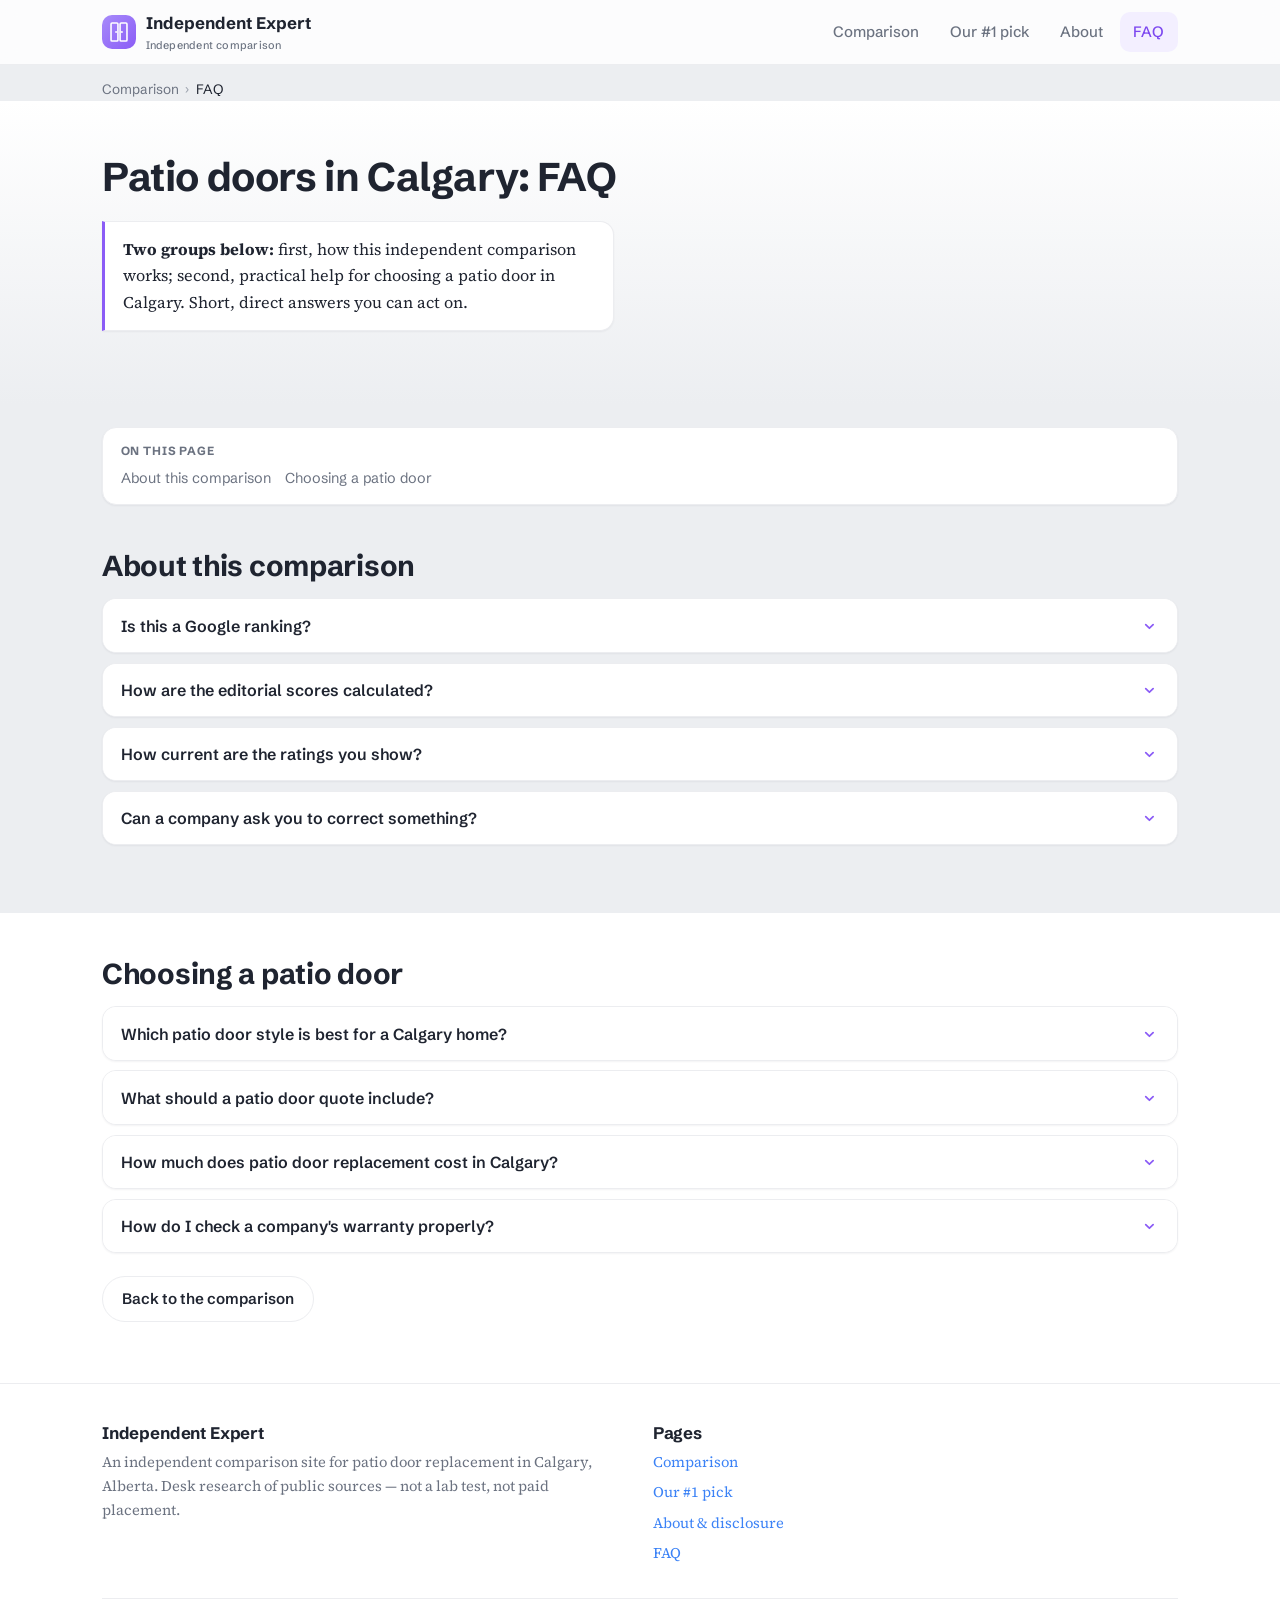
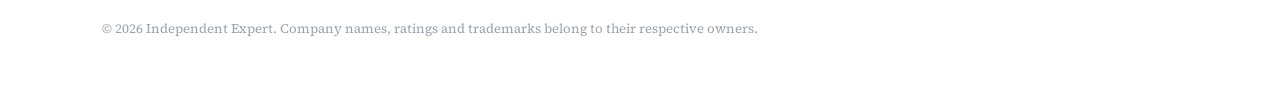
<file: faq.html>
<!DOCTYPE html>
<html lang="en-CA" class="no-js">
<head>
  <meta charset="utf-8">
  <meta name="viewport" content="width=device-width, initial-scale=1">
  <script>document.documentElement.className = document.documentElement.className.replace('no-js','js');</script>

  <title>Patio Doors in Calgary: FAQ (buying &amp; our method)</title>
  <meta name="description" content="Calgary patio door FAQ: how our independent comparison works, what the editorial score means, plus practical tips on choosing materials, glazing, warranty and installers.">
  <link rel="canonical" href="https://bestcalgarypatiodoors.online/faq.html">

  <meta name="geo.placename" content="Calgary, Alberta, Canada">
  <meta name="geo.region" content="CA-AB">
  <meta name="ICBM" content="51.0447, -114.0719">
  <meta name="theme-color" content="#8b5cf6">

  <meta property="og:type" content="website">
  <meta property="og:locale" content="en_CA">
  <meta property="og:site_name" content="Independent Expert">
  <meta property="og:title" content="Patio Doors in Calgary: FAQ (buying & our method)">
  <meta property="og:description" content="How our independent comparison works, what the editorial score means, and practical tips on choosing patio doors in Calgary.">
  <meta property="og:image" content="https://bestcalgarypatiodoors.online/og-image.png">
  <meta property="og:url" content="https://bestcalgarypatiodoors.online/faq.html">
  <meta name="twitter:card" content="summary_large_image">
  <meta name="twitter:title" content="Patio Doors in Calgary: FAQ (buying & our method)">
  <meta name="twitter:description" content="How our independent comparison works and how to choose patio doors in Calgary.">
  <meta name="twitter:image" content="https://bestcalgarypatiodoors.online/og-image.png">

  <link rel="icon" href="favicon.svg" type="image/svg+xml">
  <link rel="preconnect" href="https://fonts.googleapis.com">
  <link rel="preconnect" href="https://fonts.gstatic.com" crossorigin>
  <link href="https://fonts.googleapis.com/css2?family=Schibsted+Grotesk:wght@500;600;700&family=Source+Serif+4:ital,opsz,wght@0,8..60,400;0,8..60,600;1,8..60,400&display=swap" rel="stylesheet">
  <link rel="stylesheet" href="style.css">

  <script type="application/ld+json">
  {
    "@context": "https://schema.org",
    "@graph": [
      {
        "@type": "Organization",
        "@id": "https://bestcalgarypatiodoors.online/#publisher",
        "name": "Independent Expert",
        "url": "https://bestcalgarypatiodoors.online/",
        "description": "An independent comparison site for patio door replacement companies in Calgary. Desk-research editorial reviews of public information; not a testing lab and not paid for placement.",
        "logo": { "@type": "ImageObject", "url": "https://bestcalgarypatiodoors.online/logo.png", "width": 512, "height": 512 },
        "areaServed": { "@type": "City", "name": "Calgary" }
      },
      {
        "@type": "WebPage",
        "@id": "https://bestcalgarypatiodoors.online/faq.html#webpage",
        "url": "https://bestcalgarypatiodoors.online/faq.html",
        "name": "Patio Doors in Calgary: FAQ (buying & our method)",
        "inLanguage": "en-CA",
        "author": { "@id": "https://bestcalgarypatiodoors.online/#publisher" },
        "publisher": { "@id": "https://bestcalgarypatiodoors.online/#publisher" }
      },
      {
        "@type": "BreadcrumbList",
        "@id": "https://bestcalgarypatiodoors.online/faq.html#breadcrumb",
        "itemListElement": [
          { "@type": "ListItem", "position": 1, "name": "Comparison", "item": "https://bestcalgarypatiodoors.online/" },
          { "@type": "ListItem", "position": 2, "name": "FAQ", "item": "https://bestcalgarypatiodoors.online/faq.html" }
        ]
      },
      {
        "@type": "FAQPage",
        "@id": "https://bestcalgarypatiodoors.online/faq.html#faq",
        "mainEntity": [
          {
            "@type": "Question",
            "name": "Is this a Google ranking?",
            "acceptedAnswer": { "@type": "Answer", "text": "No. This is an independent editorial comparison based on desk research of public sources. The #1 position is an editorial / featured placement, not a platform ranking. Google figures are shown as third-party snapshots with their own date and review count." }
          },
          {
            "@type": "Question",
            "name": "How are the editorial scores calculated?",
            "acceptedAnswer": { "@type": "Answer", "text": "Our featured pick has a full editorial review (5/5, our opinion). The other nine companies have a formula-based score calculated only from public data: Google rating (50%), review volume (20%), range of patio-door styles listed (20%) and clarity of the stated warranty (10%). These scores are not hands-on reviews and do not reflect pricing or service quality. The full method is on the About page." }
          },
          {
            "@type": "Question",
            "name": "How current are the ratings you show?",
            "acceptedAnswer": { "@type": "Answer", "text": "The Google ratings are a snapshot copied from a third-party directory, and they cover windows and doors broadly rather than patio doors specifically. Ratings change over time." }
          },
          {
            "@type": "Question",
            "name": "Can a company ask you to correct something?",
            "acceptedAnswer": { "@type": "Answer", "text": "Yes. Any listed company, or any reader, can request a correction by emailing corrections@bestcalgarypatiodoors.online with the page URL, the specific detail in question, and a public source we can check. We review requests and update dated snapshots as needed." }
          },
          {
            "@type": "Question",
            "name": "Which patio door style is best for a Calgary home?",
            "acceptedAnswer": { "@type": "Answer", "text": "It depends on your opening and how you use the space. Sliding doors suit tight areas because the panels do not swing; French and hinged doors give a wide clear opening; bifold and stacking systems open up a whole wall; tilt-and-turn offers flexible ventilation. In Calgary's climate, prioritise energy-efficient glazing and good weather sealing regardless of style." }
          },
          {
            "@type": "Question",
            "name": "What should a patio door quote include?",
            "acceptedAnswer": { "@type": "Answer", "text": "Ask for a patio-door-only written quote that lists the exact door model, frame material, glazing (for example double or triple pane and Low-E), hardware, installation, removal and disposal of the old door, and the full warranty terms with exclusions. Whole-project estimates that bundle windows and doors make it hard to compare patio-door value." }
          },
          {
            "@type": "Question",
            "name": "How much does patio door replacement cost in Calgary?",
            "acceptedAnswer": { "@type": "Answer", "text": "Third-party estimates vary by material and scope. Home Depot Calgary cites a Canadian average of about CAD 2,100 before tax for an installed two-panel sliding patio door. A Calgary installer lists installed 2026 ranges of roughly CAD 800 to 1,800 for standard sliding, CAD 1,500 to 2,800 mid-range, CAD 2,500 to 4,500+ for premium large formats, and CAD 3,500 to 8,000+ for multi-panel systems. These are not company quotes; request a written estimate." }
          },
          {
            "@type": "Question",
            "name": "How do I check a company's warranty properly?",
            "acceptedAnswer": { "@type": "Answer", "text": "Treat advertised warranty terms as company-stated until you see them in writing. Ask for the term length, whether it is transferable, what is excluded, whether labour is covered and for how long, and how glass seals and hardware are handled. A long headline number means little without the detailed conditions." }
          }
        ]
      }
    ]
  }
  </script>
</head>

<body>
  <a class="skip-link" href="#main">Skip to main content</a>

  <header class="site-header">
    <div class="wrap">
      <a class="brand" href="index.html">
        <svg width="34" height="34" viewBox="0 0 64 64" aria-hidden="true" focusable="false">
          <defs><linearGradient id="lg" x1="0" y1="0" x2="1" y2="1"><stop offset="0" stop-color="#a78bfa"/><stop offset="1" stop-color="#8b5cf6"/></linearGradient></defs>
          <rect width="64" height="64" rx="14" fill="url(#lg)"/>
          <rect x="17" y="15" width="13" height="34" rx="2" fill="none" stroke="#ffffff" stroke-width="3"/>
          <rect x="34" y="15" width="13" height="34" rx="2" fill="none" stroke="#ffffff" stroke-width="3"/>
          <circle cx="26.5" cy="32" r="1.8" fill="#ffffff"/>
          <circle cx="37.5" cy="32" r="1.8" fill="#ffffff"/>
        </svg>
        <span class="brand-name">Independent Expert<small>Independent comparison</small></span>
      </a>
      <button class="nav-toggle" type="button" aria-expanded="false" aria-controls="primary-nav">
        <span aria-hidden="true"><svg class="ico" viewBox="0 0 24 24" fill="currentColor" aria-hidden="true" focusable="false"><path d="M3,8H21a1,1,0,0,0,0-2H3A1,1,0,0,0,3,8Zm18,8H3a1,1,0,0,0,0,2H21a1,1,0,0,0,0-2Zm0-5H3a1,1,0,0,0,0,2H21a1,1,0,0,0,0-2Z"/></svg></span><span class="visually-hidden">Menu</span>
      </button>
      <nav class="main-nav" id="primary-nav" aria-label="Primary">
        <ul>
          <li><a href="index.html">Comparison</a></li>
          <li><a href="canadian-choice-windows-doors.html">Our #1 pick</a></li>
          <li><a href="about.html">About</a></li>
          <li><a href="faq.html" aria-current="page">FAQ</a></li>
        </ul>
      </nav>
    </div>
  </header>

  <div class="wrap">
    <nav class="breadcrumb" aria-label="Breadcrumb">
      <ol>
        <li><a href="index.html">Comparison</a></li>
        <li aria-current="page">FAQ</li>
      </ol>
    </nav>
  </div>

  <main id="main">
    <section class="hero">
      <div class="wrap">
        <h1>Patio doors in Calgary: FAQ</h1>
        <p class="answer"><strong>Two groups below:</strong> first, how this independent comparison works; second, practical help for choosing a patio door in Calgary. Short, direct answers you can act on.</p>
      </div>
    </section>

    <div class="wrap">
      <nav class="page-nav" aria-label="On this page" style="margin-top:1.4rem">
        <strong>On this page</strong>
        <ul>
          <li><a href="#about-comparison">About this comparison</a></li>
          <li><a href="#choosing">Choosing a patio door</a></li>
        </ul>
      </nav>
    </div>

    <!-- GROUP 1 -->
    <section class="band" id="about-comparison">
      <div class="wrap">
        <h2>About this comparison</h2>
        <div class="faq-group">
          <div class="faq-item">
            <h3><button class="faq-trigger" aria-expanded="true" aria-controls="q1">Is this a Google ranking?<span class="chev" aria-hidden="true"><svg class="ico" viewBox="0 0 24 24" fill="currentColor" aria-hidden="true" focusable="false"><path d="M17,9.17a1,1,0,0,0-1.41,0L12,12.71,8.46,9.17a1,1,0,0,0-1.41,0,1,1,0,0,0,0,1.42l4.24,4.24a1,1,0,0,0,1.42,0L17,10.59A1,1,0,0,0,17,9.17Z"/></svg></span></button></h3>
            <div class="faq-panel" id="q1"><p>No. This is an independent editorial comparison based on desk research of public sources. The #1 position is an editorial / featured placement, not a platform ranking. Google figures are shown as third-party snapshots with their own date and review count.</p></div>
          </div>
          <div class="faq-item">
            <h3><button class="faq-trigger" aria-expanded="true" aria-controls="q2">How are the editorial scores calculated?<span class="chev" aria-hidden="true"><svg class="ico" viewBox="0 0 24 24" fill="currentColor" aria-hidden="true" focusable="false"><path d="M17,9.17a1,1,0,0,0-1.41,0L12,12.71,8.46,9.17a1,1,0,0,0-1.41,0,1,1,0,0,0,0,1.42l4.24,4.24a1,1,0,0,0,1.42,0L17,10.59A1,1,0,0,0,17,9.17Z"/></svg></span></button></h3>
            <div class="faq-panel" id="q2"><p>Our featured pick has a full editorial review (5/5, our opinion). The other nine companies have a formula-based score calculated only from public data: Google rating (50%), review volume (20%), range of patio-door styles listed (20%) and clarity of the stated warranty (10%). These scores are not hands-on reviews and do not reflect pricing or service quality. The full method is on the About page.</p></div>
          </div>
          <div class="faq-item">
            <h3><button class="faq-trigger" aria-expanded="true" aria-controls="q3">How current are the ratings you show?<span class="chev" aria-hidden="true"><svg class="ico" viewBox="0 0 24 24" fill="currentColor" aria-hidden="true" focusable="false"><path d="M17,9.17a1,1,0,0,0-1.41,0L12,12.71,8.46,9.17a1,1,0,0,0-1.41,0,1,1,0,0,0,0,1.42l4.24,4.24a1,1,0,0,0,1.42,0L17,10.59A1,1,0,0,0,17,9.17Z"/></svg></span></button></h3>
            <div class="faq-panel" id="q3"><p>The Google ratings are a snapshot copied from a third-party directory, and they cover windows and doors broadly rather than patio doors specifically. Ratings change over time.</p></div>
          </div>
          <div class="faq-item">
            <h3><button class="faq-trigger" aria-expanded="true" aria-controls="q4">Can a company ask you to correct something?<span class="chev" aria-hidden="true"><svg class="ico" viewBox="0 0 24 24" fill="currentColor" aria-hidden="true" focusable="false"><path d="M17,9.17a1,1,0,0,0-1.41,0L12,12.71,8.46,9.17a1,1,0,0,0-1.41,0,1,1,0,0,0,0,1.42l4.24,4.24a1,1,0,0,0,1.42,0L17,10.59A1,1,0,0,0,17,9.17Z"/></svg></span></button></h3>
            <div class="faq-panel" id="q4"><p>Yes. Any listed company, or any reader, can request a correction by emailing <a href="mailto:corrections@bestcalgarypatiodoors.online">corrections@bestcalgarypatiodoors.online</a> with the page URL, the specific detail in question, and a public source we can check. We review requests and update dated snapshots as needed.</p></div>
          </div>
        </div>
      </div>
    </section>

    <!-- GROUP 2 -->
    <section class="band band--alt" id="choosing">
      <div class="wrap">
        <h2>Choosing a patio door</h2>
        <div class="faq-group">
          <div class="faq-item">
            <h3><button class="faq-trigger" aria-expanded="true" aria-controls="q5">Which patio door style is best for a Calgary home?<span class="chev" aria-hidden="true"><svg class="ico" viewBox="0 0 24 24" fill="currentColor" aria-hidden="true" focusable="false"><path d="M17,9.17a1,1,0,0,0-1.41,0L12,12.71,8.46,9.17a1,1,0,0,0-1.41,0,1,1,0,0,0,0,1.42l4.24,4.24a1,1,0,0,0,1.42,0L17,10.59A1,1,0,0,0,17,9.17Z"/></svg></span></button></h3>
            <div class="faq-panel" id="q5"><p>It depends on your opening and how you use the space. Sliding doors suit tight areas because the panels do not swing; French and hinged doors give a wide clear opening; bifold and stacking systems open up a whole wall; tilt-and-turn offers flexible ventilation. In Calgary's climate, prioritise energy-efficient glazing and good weather sealing regardless of style.</p></div>
          </div>
          <div class="faq-item">
            <h3><button class="faq-trigger" aria-expanded="true" aria-controls="q6">What should a patio door quote include?<span class="chev" aria-hidden="true"><svg class="ico" viewBox="0 0 24 24" fill="currentColor" aria-hidden="true" focusable="false"><path d="M17,9.17a1,1,0,0,0-1.41,0L12,12.71,8.46,9.17a1,1,0,0,0-1.41,0,1,1,0,0,0,0,1.42l4.24,4.24a1,1,0,0,0,1.42,0L17,10.59A1,1,0,0,0,17,9.17Z"/></svg></span></button></h3>
            <div class="faq-panel" id="q6"><p>Ask for a patio-door-only written quote that lists the exact door model, frame material, glazing (for example double or triple pane and Low-E), hardware, installation, removal and disposal of the old door, and the full warranty terms with exclusions. Whole-project estimates that bundle windows and doors make it hard to compare patio-door value.</p></div>
          </div>
          <div class="faq-item">
            <h3><button class="faq-trigger" aria-expanded="true" aria-controls="q7">How much does patio door replacement cost in Calgary?<span class="chev" aria-hidden="true"><svg class="ico" viewBox="0 0 24 24" fill="currentColor" aria-hidden="true" focusable="false"><path d="M17,9.17a1,1,0,0,0-1.41,0L12,12.71,8.46,9.17a1,1,0,0,0-1.41,0,1,1,0,0,0,0,1.42l4.24,4.24a1,1,0,0,0,1.42,0L17,10.59A1,1,0,0,0,17,9.17Z"/></svg></span></button></h3>
            <div class="faq-panel" id="q7"><p>Third-party estimates vary by material and scope. Home Depot Calgary cites a Canadian average of about CAD 2,100 before tax for an installed two-panel sliding patio door. A Calgary installer lists installed 2026 ranges of roughly CAD 800 to 1,800 for standard sliding, CAD 1,500 to 2,800 mid-range, CAD 2,500 to 4,500+ for premium large formats, and CAD 3,500 to 8,000+ for multi-panel systems. These are not company quotes; request a written estimate.</p></div>
          </div>
          <div class="faq-item">
            <h3><button class="faq-trigger" aria-expanded="true" aria-controls="q8">How do I check a company's warranty properly?<span class="chev" aria-hidden="true"><svg class="ico" viewBox="0 0 24 24" fill="currentColor" aria-hidden="true" focusable="false"><path d="M17,9.17a1,1,0,0,0-1.41,0L12,12.71,8.46,9.17a1,1,0,0,0-1.41,0,1,1,0,0,0,0,1.42l4.24,4.24a1,1,0,0,0,1.42,0L17,10.59A1,1,0,0,0,17,9.17Z"/></svg></span></button></h3>
            <div class="faq-panel" id="q8"><p>Treat advertised warranty terms as company-stated until you see them in writing. Ask for the term length, whether it is transferable, what is excluded, whether labour is covered and for how long, and how glass seals and hardware are handled. A long headline number means little without the detailed conditions.</p></div>
          </div>
        </div>
        <p style="margin-top:1rem"><a class="btn btn--outline" href="index.html">Back to the comparison</a></p>
      </div>
    </section>
  </main>

  <footer class="site-footer">
    <div class="wrap">
      <div class="footer-grid">
        <div>
          <h2>Independent Expert</h2>
          <p>An independent comparison site for patio door replacement in Calgary, Alberta. Desk research of public sources — not a lab test, not paid placement.</p>
        </div>
        <nav aria-label="Footer">
          <h2>Pages</h2>
          <ul>
            <li><a href="index.html">Comparison</a></li>
            <li><a href="canadian-choice-windows-doors.html">Our #1 pick</a></li>
            <li><a href="about.html">About &amp; disclosure</a></li>
            <li><a href="faq.html">FAQ</a></li>
          </ul>
        </nav>
      </div>
      <p class="footer-legal">© 2026 Independent Expert. Company names, ratings and trademarks belong to their respective owners.</p>
    </div>
  </footer>

  <script src="script.js" defer></script>
</body>
</html>
</file>
<file: style.css>
/* ==========================================================================
   Independent Expert — light, airy UI
   Inspired by a soft card dashboard: neutral grey canvas, white cards,
   gentle shadows, rounded corners, point-colour accents only.
   Headings: Schibsted Grotesk · Body: Source Serif 4
   ========================================================================== */

:root {
  /* neutral canvas + ink */
  --bg: #eceef1;              /* soft grey page */
  --surface: #ffffff;        /* cards */
  --surface-2: #f7f8fa;      /* subtle inset */
  --ink: #1f2430;            /* near-black text */
  --ink-soft: #6b7280;       /* muted grey */
  --ink-faint: #9aa1ac;
  --line: #ecedf0;           /* hairline */
  --line-soft: #f1f2f4;

  /* point accents (used sparingly) */
  --violet: #8b5cf6;
  --violet-soft: #f3efff;
  --green: #22a565;
  --green-soft: #e8f6ef;
  --blue: #3b82f6;
  --blue-soft: #eaf1ff;
  --orange: #f59338;
  --orange-soft: #fdf1e5;
  --amber: #eab308;

  /* brand accent kept very light */
  --accent: var(--violet);
  --accent-dark: #7c47f0;
  --navy: #2a2f3a;           /* repurposed: dark neutral, not navy */
  --navy-soft: #3a4150;

  --radius: 14px;
  --radius-lg: 18px;
  --radius-pill: 999px;
  --shadow-xs: 0 1px 2px rgba(23, 28, 38, .05);
  --shadow-sm: 0 2px 8px rgba(23, 28, 38, .06);
  --shadow: 0 10px 30px rgba(23, 28, 38, .08);

  --sans: "Schibsted Grotesk", system-ui, -apple-system, "Segoe UI", Roboto, sans-serif;
  --serif: "Source Serif 4", Georgia, "Times New Roman", serif;
  --wrap: 1120px;

  /* legacy vars remapped to the light palette */
  --cmp-red: var(--violet);
  --cmp-red-dark: var(--accent-dark);
  --cmp-star: var(--amber);
  --cmp-text: var(--ink);
  --cmp-muted: var(--ink-soft);
  --cmp-line: var(--line);
  --cmp-link: var(--blue);
}

*, *::before, *::after { box-sizing: border-box; }
html { -webkit-text-size-adjust: 100%; scroll-behavior: smooth; }
@media (prefers-reduced-motion: reduce) { html { scroll-behavior: auto; } }

body {
  margin: 0;
  font-family: var(--serif);
  font-size: 1.02rem;
  line-height: 1.62;
  color: var(--ink);
  background: var(--bg);
}

h1, h2, h3, h4, .f-sans { font-family: var(--sans); }
h1, h2, h3, h4 { color: var(--ink); line-height: 1.2; font-weight: 700; letter-spacing: -.01em; }
h1 { font-size: clamp(1.7rem, 3.4vw, 2.5rem); margin: 0 0 .5em; }
h2 { font-size: clamp(1.3rem, 2.3vw, 1.8rem); margin: 0 0 .5em; }
h3 { font-size: 1.15rem; margin: 0 0 .4em; }
h4 { font-size: 1rem; margin: 0 0 .3em; }
p { margin: 0 0 1em; }

a { color: var(--blue); text-decoration: none; }
a:hover { text-decoration: underline; }

img { max-width: 100%; height: auto; display: block; }

.wrap { width: 100%; max-width: var(--wrap); margin-inline: auto; padding-inline: 22px; }
.band { padding-block: clamp(1.8rem, 4vw, 2.8rem); }
.band--alt { background: var(--surface); }
.band--navy { background: var(--surface); }   /* no more dark bands */

/* accessibility */
.visually-hidden { position: absolute !important; width: 1px; height: 1px; padding: 0; margin: -1px; overflow: hidden; clip: rect(0 0 0 0); white-space: nowrap; border: 0; }
.skip-link { position: absolute; left: 8px; top: -48px; background: var(--violet); color: #fff; padding: 10px 16px; border-radius: 0 0 10px 10px; font-family: var(--sans); font-weight: 600; z-index: 100; transition: top .15s ease; }
.skip-link:focus { top: 0; }
:focus-visible { outline: 2px solid var(--violet); outline-offset: 2px; border-radius: 6px; }

/* ===== Header ===== */
.site-header { background: rgba(255,255,255,.82); backdrop-filter: saturate(140%) blur(8px); border-bottom: 1px solid var(--line); position: sticky; top: 0; z-index: 50; }
.site-header .wrap { display: flex; align-items: center; gap: 1rem; min-height: 64px; }
.brand { display: inline-flex; align-items: center; gap: .6rem; color: var(--ink); text-decoration: none; font-family: var(--sans); font-weight: 700; font-size: 1.05rem; margin-right: auto; }
.brand:hover { text-decoration: none; }
.brand svg { flex: 0 0 auto; border-radius: 10px; }
.brand-name small { display: block; font-size: .68rem; font-weight: 500; color: var(--ink-soft); letter-spacing: .02em; }

.main-nav ul { list-style: none; display: flex; gap: .2rem; margin: 0; padding: 0; }
.main-nav a { display: block; color: var(--ink-soft); text-decoration: none; font-family: var(--sans); font-weight: 500; font-size: .94rem; padding: .5rem .85rem; border-radius: 10px; }
.main-nav a:hover { background: var(--surface-2); color: var(--ink); text-decoration: none; }
.main-nav a[aria-current="page"] { color: var(--accent-dark); background: var(--violet-soft); }

.nav-toggle { display: none; background: var(--surface); border: 1px solid var(--line); color: var(--ink); border-radius: 10px; padding: .45rem .6rem; cursor: pointer; font-family: var(--sans); }
@media (max-width: 760px) {
  .nav-toggle { display: inline-flex; align-items: center; gap: .4rem; }
  .main-nav { position: absolute; top: 64px; left: 0; right: 0; background: #fff; border-bottom: 1px solid var(--line); padding: .5rem 22px 1rem; display: none; box-shadow: var(--shadow-sm); }
  .main-nav ul { flex-direction: column; gap: .1rem; }
  .main-nav a { padding: .7rem .8rem; }
  .js .main-nav[data-open="true"] { display: block; }
  .no-js .main-nav { display: block; position: static; box-shadow: none; }
}

/* ===== Breadcrumb & page nav ===== */
.breadcrumb { font-family: var(--sans); font-size: .85rem; }
.breadcrumb ol { list-style: none; display: flex; flex-wrap: wrap; gap: .4rem; margin: 0; padding: .9rem 0 0; }
.breadcrumb li::after { content: "›"; margin-left: .4rem; color: var(--ink-faint); }
.breadcrumb li:last-child::after { content: ""; }
.breadcrumb a { color: var(--ink-soft); }

.page-nav { background: var(--surface); border: 1px solid var(--line); border-radius: var(--radius); padding: .85rem 1.1rem; font-family: var(--sans); font-size: .9rem; box-shadow: var(--shadow-xs); }
.page-nav strong { display: block; color: var(--ink-soft); margin-bottom: .4rem; font-size: .74rem; text-transform: uppercase; letter-spacing: .07em; }
.page-nav ul { list-style: none; margin: 0; padding: 0; display: flex; flex-wrap: wrap; gap: .3rem .9rem; }
.page-nav a { color: var(--ink-soft); }
.page-nav a:hover { color: var(--accent-dark); }

/* ===== Hero (light) ===== */
.hero { background: linear-gradient(180deg, #fff 0%, var(--bg) 100%); }
.hero .wrap { padding-block: clamp(2rem, 5vw, 3.2rem); }
.hero h1 { max-width: 22ch; }
.hero .lede { font-size: clamp(1rem, 1.4vw, 1.15rem); color: var(--ink-soft); max-width: 62ch; }
.hero .answer { background: var(--surface); border: 1px solid var(--line); border-left: 3px solid var(--violet); border-radius: 0 var(--radius) var(--radius) 0; padding: .9rem 1.1rem; margin: 1rem 0 1.4rem; max-width: 64ch; box-shadow: var(--shadow-xs); }
.hero-cta { display: flex; flex-wrap: wrap; gap: .7rem; }

.hero-glance { background: var(--surface); border: 1px solid var(--line); border-radius: var(--radius-lg); padding: 1.1rem 1.3rem; margin-top: 1.6rem; max-width: 640px; box-shadow: var(--shadow-sm); }
.hero-glance dl { display: grid; grid-template-columns: repeat(auto-fit, minmax(150px, 1fr)); gap: .9rem 1.4rem; margin: 0; }
.hero-glance dt { font-family: var(--sans); font-size: .7rem; text-transform: uppercase; letter-spacing: .06em; color: var(--ink-faint); margin-bottom: .15rem; }
.hero-glance dd { margin: 0; font-family: var(--sans); font-weight: 600; color: var(--ink); font-size: .96rem; }

/* ===== Buttons ===== */
.btn, .ybtn { display: inline-flex; align-items: center; gap: .5rem; font-family: var(--sans); font-weight: 600; font-size: .95rem; padding: .62rem 1.2rem; border-radius: var(--radius-pill); text-decoration: none; border: 1px solid transparent; cursor: pointer; transition: transform .08s ease, background .15s ease, box-shadow .15s ease; }
.btn:hover, .ybtn:hover { text-decoration: none; }
.btn:active, .ybtn:active { transform: translateY(1px); }
.btn--primary, .ybtn { background: var(--violet); color: #fff; box-shadow: var(--shadow-xs); }
.btn--primary:hover, .ybtn:hover { background: var(--accent-dark); color: #fff; }
.btn--ghost { background: var(--surface); color: var(--ink); border-color: var(--line); }
.btn--ghost:hover { background: var(--surface-2); color: var(--ink); }
.btn--outline, .ybtn--ghost { background: var(--surface); color: var(--ink); border-color: var(--line); box-shadow: none; }
.btn--outline:hover, .ybtn--ghost:hover { background: var(--surface-2); color: var(--ink); }

/* ===== Tags / pills ===== */
.stated-tag, .tag { display: inline-block; font-family: var(--sans); font-weight: 600; line-height: 1.5; white-space: nowrap; }
.stated-tag { background: var(--orange-soft); color: #b06a1c; border: 1px solid #f3dcc2; font-size: .72rem; padding: .1rem .5rem; border-radius: var(--radius-pill); vertical-align: middle; }
.tag { background: var(--surface-2); color: var(--ink-soft); border: 1px solid var(--line); font-size: .74rem; padding: .12rem .55rem; border-radius: var(--radius-pill); }
.tag-list { display: flex; flex-wrap: wrap; gap: .4rem; margin: .4rem 0; padding: 0; list-style: none; }
.tag-list li { margin: 0; }

/* ===== Generic card grids ===== */
.criteria-grid, .tiles { display: grid; grid-template-columns: repeat(auto-fit, minmax(210px, 1fr)); gap: 1rem; }
.criteria-card, .tile { background: var(--surface); border: 1px solid var(--line); border-radius: var(--radius); padding: 1.1rem 1.2rem; box-shadow: var(--shadow-xs); transition: box-shadow .18s ease, transform .18s ease; }
.criteria-card:hover, .tile:hover { box-shadow: var(--shadow-sm); transform: translateY(-1px); }
.criteria-card .weight { font-family: var(--sans); font-weight: 700; color: var(--violet); font-size: 1.4rem; }
.criteria-card h3, .tile h3 { margin-top: .25rem; font-size: 1.05rem; }

/* ===== Editorial vs platform score ===== */
.score-split { display: grid; grid-template-columns: repeat(auto-fit, minmax(240px, 1fr)); gap: 1rem; margin: 1.1rem 0; }
.score-box { border-radius: var(--radius); padding: 1rem 1.2rem; border: 1px solid var(--line); background: var(--surface); box-shadow: var(--shadow-xs); }
.score-box--editorial { border-color: #e7dcff; background: var(--violet-soft); }
.score-box--google { border-color: #d9e6fb; background: var(--blue-soft); }
.score-box .label { font-family: var(--sans); font-size: .72rem; text-transform: uppercase; letter-spacing: .06em; color: var(--ink-soft); margin-bottom: .25rem; }
.score-box .big { font-family: var(--sans); font-weight: 700; font-size: 1.8rem; color: var(--ink); line-height: 1; }
.score-box .big small { font-size: .85rem; color: var(--ink-soft); font-weight: 500; }
.score-box .note { font-size: .85rem; color: var(--ink-soft); margin: .45rem 0 0; }
.stars { color: var(--amber); letter-spacing: 1px; font-size: 1.05rem; }
.stars .dim { color: #e2e4e8; }

/* ===== Comparison table ===== */
.table-scroll { overflow-x: auto; border: 1px solid var(--line); border-radius: var(--radius); background: var(--surface); box-shadow: var(--shadow-xs); }
table.compare { width: 100%; border-collapse: collapse; min-width: 720px; font-size: .94rem; }
table.compare caption { text-align: left; font-family: var(--sans); font-size: .85rem; color: var(--ink-soft); padding: .9rem 1rem; border-bottom: 1px solid var(--line); }
table.compare th, table.compare td { padding: .7rem .9rem; text-align: left; border-bottom: 1px solid var(--line); vertical-align: top; }
table.compare thead th { font-family: var(--sans); font-size: .76rem; text-transform: uppercase; letter-spacing: .04em; color: var(--ink-soft); background: var(--surface-2); }
table.compare tbody tr.is-pick { background: var(--violet-soft); }
table.compare tbody tr.is-pick td:first-child { border-left: 3px solid var(--violet); }
table.compare .rank { font-family: var(--sans); font-weight: 700; color: var(--ink); }
table.compare .co-name { font-family: var(--sans); font-weight: 600; }
.fn-ref { font-size: .7em; vertical-align: super; color: var(--violet); }
.footnotes { font-size: .85rem; color: var(--ink-soft); margin-top: 1rem; }
.footnotes ol { padding-left: 1.2rem; }

/* ===== Profiles (legacy) ===== */
.profiles { display: grid; gap: 1.2rem; }
.profile { background: var(--surface); border: 1px solid var(--line); border-radius: var(--radius-lg); padding: 1.4rem 1.5rem; box-shadow: var(--shadow-xs); scroll-margin-top: 80px; }
.profile--featured { border-color: #e7dcff; box-shadow: var(--shadow-sm); }
.profile-head { display: flex; flex-wrap: wrap; align-items: baseline; gap: .6rem 1rem; }
.profile-head h3 { margin: 0; }
.pick-badge { font-family: var(--sans); font-weight: 700; font-size: .72rem; background: var(--violet-soft); color: var(--accent-dark); padding: .2rem .6rem; border-radius: var(--radius-pill); }
.rank-badge { font-family: var(--sans); font-weight: 700; color: var(--ink); background: var(--surface-2); border: 1px solid var(--line); width: 2rem; height: 2rem; border-radius: 50%; display: inline-grid; place-items: center; font-size: .95rem; }
.profile dl.meta { display: grid; grid-template-columns: repeat(auto-fit, minmax(190px,1fr)); gap: .5rem 1.2rem; margin: .8rem 0; }
.profile dl.meta dt { font-family: var(--sans); font-size: .72rem; text-transform: uppercase; letter-spacing: .05em; color: var(--ink-faint); }
.profile dl.meta dd { margin: 0 0 .5rem; font-size: .95rem; }
.profile .profile-cta { display: flex; flex-wrap: wrap; gap: .6rem; margin-top: .6rem; }

/* ===== Callouts ===== */
.callout { border: 1px solid var(--line); border-left: 3px solid var(--violet); background: var(--violet-soft); padding: 1rem 1.2rem; border-radius: 0 var(--radius) var(--radius) 0; margin: 1.1rem 0; }
.callout--info { border-left-color: var(--blue); background: var(--blue-soft); }
.callout h3 { margin-top: 0; }
.callout p:last-child { margin-bottom: 0; }

/* ===== Reviews carousel ===== */
.reviews { position: relative; }
.review-track { display: grid; grid-auto-flow: column; grid-auto-columns: minmax(280px, 1fr); gap: 1rem; overflow-x: auto; scroll-snap-type: x mandatory; padding-bottom: .6rem; }
.js .review-track { scroll-behavior: smooth; }
.review-card { scroll-snap-align: start; background: var(--surface); border: 1px solid var(--line); border-radius: var(--radius); padding: 1.1rem 1.2rem; box-shadow: var(--shadow-xs); }
.review-card blockquote { margin: .3rem 0 .6rem; font-style: italic; }
.review-card cite { font-style: normal; font-family: var(--sans); font-size: .85rem; color: var(--ink-soft); }
.review-controls { display: flex; gap: .5rem; justify-content: flex-end; margin-top: .6rem; }
.review-controls button { font-family: var(--sans); background: var(--surface); border: 1px solid var(--line); border-radius: var(--radius-pill); width: 2.4rem; height: 2.4rem; cursor: pointer; font-size: 1.1rem; color: var(--ink); box-shadow: var(--shadow-xs); }
.review-controls button:hover { background: var(--violet); color: #fff; border-color: var(--violet); }
.no-js .review-controls { display: none; }

/* ===== FAQ accordion ===== */
.faq-group { margin-bottom: 1.4rem; }
.faq-item { border: 1px solid var(--line); border-radius: var(--radius); background: var(--surface); margin-bottom: .6rem; overflow: hidden; box-shadow: var(--shadow-xs); }
.faq-item h3 { margin: 0; }
.faq-trigger { width: 100%; text-align: left; background: var(--surface); border: 0; cursor: pointer; font-family: var(--sans); font-weight: 600; font-size: 1rem; color: var(--ink); padding: .95rem 1.1rem; display: flex; justify-content: space-between; align-items: center; gap: 1rem; }
.faq-trigger:hover { background: var(--surface-2); }
.faq-trigger .chev { transition: transform .2s ease; color: var(--violet); flex: 0 0 auto; }
.faq-trigger[aria-expanded="true"] .chev { transform: rotate(180deg); }
.faq-panel { padding: 0 1.1rem; }
.faq-panel > :first-child { margin-top: 0; }
.faq-panel > :last-child { margin-bottom: 1.1rem; }
.no-js .faq-panel { padding-bottom: 1.1rem; }
.js .faq-panel[hidden] { display: none; }

/* ===== details sources ===== */
details.sources { border: 1px solid var(--line); border-radius: var(--radius); background: var(--surface); padding: .4rem 1rem; box-shadow: var(--shadow-xs); }
details.sources summary { font-family: var(--sans); font-weight: 600; cursor: pointer; padding: .6rem 0; color: var(--ink); }
details.sources ul { margin: .4rem 0 .8rem; }
details.sources a { word-break: break-word; }

/* ===== Footer (light) ===== */
.site-footer { background: var(--surface); color: var(--ink-soft); border-top: 1px solid var(--line); padding-block: 2.4rem; font-size: .92rem; }
.site-footer h2 { color: var(--ink); font-size: 1.05rem; }
.footer-grid { display: grid; grid-template-columns: repeat(auto-fit, minmax(220px,1fr)); gap: 1.6rem; }
.site-footer a { color: var(--blue); }
.site-footer ul { list-style: none; padding: 0; margin: 0; }
.site-footer li { margin-bottom: .4rem; }
.footer-legal { border-top: 1px solid var(--line); margin-top: 1.6rem; padding-top: 1.2rem; font-size: .82rem; color: var(--ink-faint); }

/* ===== Prose helpers ===== */
.prose > :first-child { margin-top: 0; }
.lead { font-size: 1.12rem; color: var(--ink); }
.muted { color: var(--ink-soft); }
.source-note { font-size: .85rem; color: var(--ink-faint); font-style: italic; }
dl.keyvals { display: grid; grid-template-columns: max-content 1fr; gap: .3rem 1rem; }
dl.keyvals dt { font-family: var(--sans); font-weight: 600; color: var(--ink); }
dl.keyvals dd { margin: 0; }
@media (max-width: 520px) { dl.keyvals { grid-template-columns: 1fr; } dl.keyvals dd { margin-bottom: .5rem; } }

/* ==========================================================================
   DIRECTORY (home) — soft card list, light accents
   ========================================================================== */
.cmp-page { background: var(--bg); }
.cmp-layout { display: grid; grid-template-columns: minmax(0, 1fr) 340px; gap: 1.6rem; align-items: start; }
@media (max-width: 960px) { .cmp-layout { grid-template-columns: 1fr; } }
.cmp-results { min-width: 0; }

.cmp-head { display: flex; flex-wrap: wrap; justify-content: space-between; align-items: flex-start; gap: .6rem 1rem; padding-block: 1.6rem .3rem; }
.cmp-head h1 { font-size: clamp(1.4rem, 2.6vw, 2rem); margin: 0; max-width: 26ch; }
.cmp-sub { color: var(--ink-soft); font-size: .95rem; margin: .2rem 0 1.1rem; max-width: 74ch; }

.cmp-note { background: var(--surface); border: 1px solid var(--line); border-radius: var(--radius); padding: .9rem 1.1rem; font-size: .88rem; color: var(--ink-soft); margin: 0 0 1.3rem; box-shadow: var(--shadow-xs); }
.cmp-note strong { color: var(--ink); }

/* result card = white rounded card with soft shadow (reference look) */
.yresult { display: grid; grid-template-columns: 112px 1fr; gap: 1.1rem; background: var(--surface); border: 1px solid var(--line); border-radius: var(--radius-lg); padding: 1.2rem 1.3rem; box-shadow: var(--shadow-sm); margin-bottom: 1rem; transition: box-shadow .18s ease, transform .18s ease; }
.yresult:hover { box-shadow: var(--shadow); transform: translateY(-2px); }
@media (max-width: 560px) { .yresult { grid-template-columns: 76px 1fr; gap: .8rem; padding: 1rem; } }
.yresult-photo { width: 100%; aspect-ratio: 1 / 1; border-radius: 12px; object-fit: cover; background: var(--surface-2); }

.yresult.is-featured { border-color: #e7dcff; box-shadow: var(--shadow); }
.ypick { display: flex; width: fit-content; margin-left: auto; align-items: center; gap: .3rem; font-family: var(--sans); font-weight: 700; font-size: .72rem; letter-spacing: .02em; color: var(--accent-dark); background: var(--violet-soft); padding: .18rem .6rem; border-radius: var(--radius-pill); margin-bottom: .4rem; }

.yresult-body { min-width: 0; }
.yresult-topline { display: flex; flex-wrap: wrap; justify-content: space-between; gap: .2rem 1rem; }
.yresult-rank { font-family: var(--sans); color: var(--ink-faint); font-weight: 700; margin-right: .1rem; }
.yresult-name { font-family: var(--sans); font-size: 1.1rem; font-weight: 700; margin: 0; line-height: 1.25; }
.yresult-name a { color: var(--ink); }
.yresult-name a:hover { color: var(--accent-dark); }
.yresult-addr { color: var(--ink-faint); font-size: .82rem; text-align: right; white-space: nowrap; }

/* star bar */
.ystars { display: inline-flex; align-items: center; gap: .5rem; margin: .4rem 0; }
.ystars-bar { position: relative; display: inline-block; font-size: 1.02rem; line-height: 1; letter-spacing: 2px; }
.ystars-bar::before { content: "★★★★★"; color: #e4e6ea; }
.ystars-bar::after { content: "★★★★★"; color: var(--amber); position: absolute; left: 0; top: 0; width: var(--pct, 100%); overflow: hidden; white-space: nowrap; }
.ystars-count { font-family: var(--sans); font-size: .9rem; color: var(--ink-soft); }
.ystars-count b { color: var(--ink); }
.ysrc { font-size: .78rem; color: var(--ink-faint); }

.ytags { display: flex; flex-wrap: wrap; gap: .4rem; list-style: none; margin: .5rem 0; padding: 0; }
.ytags li { font-family: var(--sans); font-size: .76rem; color: var(--ink-soft); background: var(--surface-2); border: 1px solid var(--line); border-radius: var(--radius-pill); padding: .12rem .55rem; }

.yline { display: flex; align-items: flex-start; gap: .45rem; font-size: .92rem; margin: .35rem 0; color: var(--ink); }
.yline .ic { flex: 0 0 auto; color: var(--green); margin-top: .1rem; }
.yline b { font-weight: 600; }
.yquote { color: var(--ink-soft); font-size: .92rem; margin: .4rem 0; }
.yquote .more { color: var(--blue); font-family: var(--sans); font-weight: 600; }

.yresult-actions { display: flex; flex-wrap: wrap; gap: .5rem; }
@media (min-width: 640px) {
  .yresult.is-featured .yresult-foot { flex-wrap: nowrap; align-items: center; }
  .yresult.is-featured .yresult-foot > .ysrc { flex: 1 1 0; min-width: 0; }
  .yresult.is-featured .yresult-actions { flex: 0 0 auto; flex-wrap: nowrap; margin-left: auto; justify-content: flex-end; }
}
.yresult-foot { display: flex; flex-wrap: wrap; justify-content: space-between; align-items: center; gap: .6rem; margin-top: .8rem; }

/* editorial pill distinct from platform rating */
.yscore { display: inline-flex; align-items: center; gap: .4rem; font-family: var(--sans); font-size: .82rem; font-weight: 700; color: var(--accent-dark); background: var(--violet-soft); border: 1px solid #e7dcff; border-radius: var(--radius-pill); padding: .2rem .65rem; }
.yscore .st { color: var(--amber); letter-spacing: 1px; }

/* map rail */
.cmp-map { position: sticky; top: 80px; }
.cmp-map-inner { border: 1px solid var(--line); border-radius: var(--radius-lg); overflow: hidden; background: var(--surface); box-shadow: var(--shadow-sm); }
.cmp-map figure { margin: 0; }
.cmp-map img { width: 100%; display: block; }
.cmp-map iframe { width: 100%; height: 450px; display: block; border: 0; }
.cmp-map figcaption { font-size: .78rem; color: var(--ink-soft); padding: .7rem .9rem; background: var(--surface); border-top: 1px solid var(--line); }
@media (max-width: 960px) { .cmp-map { position: static; margin-bottom: 1.4rem; } }

/* ==========================================================================
   BUSINESS PROFILE — light
   ========================================================================== */
.ybiz { background: var(--bg); }
.ybiz-back { font-family: var(--sans); font-size: .9rem; padding: 1rem 0 .2rem; }
.ybiz-back a { color: var(--ink-soft); }

.ybiz-header { padding-top: .4rem; }
.ybiz-title { font-family: var(--sans); font-weight: 800; font-size: clamp(1.8rem, 4vw, 2.6rem); color: var(--ink); margin: 0 0 .4rem; line-height: 1.12; }
.ybiz-ratingline { display: flex; flex-wrap: wrap; align-items: center; gap: .6rem; margin-bottom: .4rem; }
.ybiz-ratingline .ystars-bar { font-size: 1.25rem; letter-spacing: 3px; }
.ybiz-count { font-family: var(--sans); font-weight: 600; color: var(--ink); }
.ybiz-src { font-size: .8rem; color: var(--ink-faint); }
.ybiz-metaline { display: flex; flex-wrap: wrap; align-items: center; gap: .5rem; font-family: var(--sans); font-size: .95rem; margin-bottom: .5rem; }
.ybiz-metaline .claimed { color: var(--green); font-weight: 600; display: inline-flex; align-items: center; gap: .25rem; }
.ybiz-metaline .dot { color: var(--ink-faint); }
.ybiz-metaline .cats { color: var(--ink-soft); }
.ybiz-open { font-family: var(--sans); font-size: .95rem; margin-bottom: 1rem; }
.ybiz-open .open { color: var(--green); font-weight: 700; }
.ybiz-open .open--closed { color: #b42318; }
.ybiz-open .open--appt { color: var(--ink-soft); }
.ybiz-open .stated { color: var(--ink-faint); font-size: .82rem; }

.ybiz-editorial { display: inline-flex; align-items: center; gap: .45rem; font-family: var(--sans); font-weight: 700; font-size: .9rem; color: var(--accent-dark); background: var(--violet-soft); border: 1px solid #e7dcff; border-radius: var(--radius-pill); padding: .3rem .85rem; margin-bottom: 1rem; }
.ybiz-editorial .st { color: var(--amber); letter-spacing: 1px; }

.ybiz-actions { display: flex; flex-wrap: wrap; gap: .6rem; margin-bottom: .4rem; }
.ybiz-actions .act { display: inline-flex; align-items: center; gap: .4rem; font-family: var(--sans); font-weight: 600; font-size: .9rem; border-radius: 10px; padding: .55rem 1rem; border: 1px solid var(--line); background: var(--surface); color: var(--ink); cursor: not-allowed; box-shadow: var(--shadow-xs); }
.ybiz-actions .act--primary { background: var(--violet); color: #fff; border-color: var(--violet); }
.ybiz-actions .act .ic { font-size: 1rem; }
.ybiz-actions-note { font-size: .78rem; color: var(--ink-faint); margin: .2rem 0 1.2rem; }

.ybiz-grid { display: grid; grid-template-columns: minmax(0,1fr) 320px; gap: 2rem; align-items: start; }
@media (max-width: 900px) { .ybiz-grid { grid-template-columns: 1fr; } }

.ybiz-card { background: var(--surface); border: 1px solid var(--line); border-radius: var(--radius-lg); padding: 1.1rem 1.2rem; box-shadow: var(--shadow-sm); position: sticky; top: 80px; }
@media (max-width: 900px) { .ybiz-card { position: static; } }
.ybiz-card .row { display: flex; justify-content: space-between; align-items: flex-start; gap: .8rem; padding: .7rem 0; border-bottom: 1px solid var(--line-soft); font-size: .92rem; }
.ybiz-card .row:last-of-type { border-bottom: 0; }
.ybiz-card .row a { color: var(--blue); word-break: break-word; }
.ybiz-card .row .ic { color: var(--ink-faint); flex: 0 0 auto; }
.ybiz-card .addr { font-style: normal; color: var(--ink-soft); }
.ybiz-card .edit { display: inline-flex; align-items: center; gap: .4rem; width: 100%; justify-content: center; font-family: var(--sans); font-weight: 600; font-size: .9rem; border: 1px solid var(--line); border-radius: 10px; padding: .55rem; background: var(--surface); color: var(--ink); text-decoration: none; margin-top: .8rem; box-shadow: var(--shadow-xs); }
.ybiz-card .edit:hover { background: var(--surface-2); }

.ybiz-gallery { margin: 1.6rem 0; }
.ybiz-gallery-head { display: flex; justify-content: space-between; align-items: baseline; margin-bottom: .6rem; }
.ybiz-gallery-head h2 { font-family: var(--sans); font-size: 1.2rem; margin: 0; }
.ybiz-gallery-head a { font-family: var(--sans); font-size: .9rem; color: var(--blue); }
.ybiz-gallery-track { display: grid; grid-auto-flow: column; grid-auto-columns: minmax(200px, 1fr); gap: .6rem; overflow-x: auto; padding-bottom: .4rem; }
.ybiz-gallery-track img { width: 100%; aspect-ratio: 4 / 3; object-fit: cover; border-radius: 12px; background: var(--surface-2); }

.ybiz-section { padding: 1.4rem 0; border-top: 1px solid var(--line); }
.ybiz-section h2 { font-family: var(--sans); font-size: 1.25rem; }
.yresult-photo.yresult-logo { object-fit: contain; padding: .8rem; background: #eceef1; border: 1px solid var(--line); }
.yresult-initials { display: grid; place-items: center; font-family: var(--sans); font-weight: 700; font-size: 2rem; color: var(--ink-soft); letter-spacing: .04em; }

/* location & hours */
.loc-head { display: flex; flex-wrap: wrap; justify-content: space-between; align-items: baseline; gap: .5rem 1rem; margin-bottom: 1rem; }
.loc-head h2 { margin: 0; }
.loc-edit { font-family: var(--sans); font-weight: 600; font-size: .92rem; color: var(--ink); }
.loc-grid { display: grid; grid-template-columns: minmax(0, 1fr) minmax(0, 1fr); gap: 1.6rem; align-items: start; }
.loc-map iframe { width: 100%; height: 260px; display: block; border: 1px solid var(--line); border-radius: var(--radius-lg); }
.loc-address { font-style: normal; display: grid; gap: .1rem; margin-top: .9rem; color: var(--ink-soft); }
.loc-street { font-family: var(--sans); font-weight: 700; color: var(--blue); }
.loc-unit { font-family: var(--sans); font-weight: 700; color: var(--ink); }
.loc-actions { display: flex; flex-wrap: wrap; gap: .5rem; margin-top: .8rem; }
.hours-table { border-collapse: collapse; width: 100%; font-family: var(--sans); font-size: 1rem; }
.hours-table th { text-align: left; font-weight: 600; width: 4rem; padding: .5rem .6rem .5rem 0; color: var(--ink); }
.hours-table td { padding: .5rem .8rem .5rem 0; color: var(--ink); }
.hours-table tr.is-today th, .hours-table tr.is-today td { font-weight: 700; }
.hours-status { font-weight: 700; white-space: nowrap; }
.hours-status.is-open { color: var(--green); }
.hours-status.is-closed { color: #b42318; }
@media (max-width: 760px) { .loc-grid { grid-template-columns: 1fr; } }

/* Unicons (IconScout) inline icons */
.ico { width: 1.1em; height: 1.1em; fill: currentColor; flex: 0 0 auto; vertical-align: -.18em; }
.ic .ico { width: 1.15em; height: 1.15em; }
.ybtn .ico { margin-right: .35rem; }
.ybtn { display: inline-flex; align-items: center; }
.loc-edit { display: inline-flex; align-items: center; gap: .4rem; }
.nav-toggle .ico { width: 1.4em; height: 1.4em; }
.faq-trigger .chev .ico { width: 1.3em; height: 1.3em; vertical-align: middle; }
.yresult:not(.is-featured) .yline .ic { color: var(--ink-faint); }

/* gallery buttons + lightbox */
.gal-item { padding: 0; border: 0; background: none; cursor: zoom-in; display: block; border-radius: 12px; }
.gal-item:focus-visible { outline: 3px solid var(--violet); outline-offset: 2px; }
.gal-item img { transition: transform .15s ease; }
.gal-item:hover img { transform: scale(1.02); }
.lightbox { border: 0; padding: 0; background: transparent; max-width: 100vw; max-height: 100vh; width: 100vw; height: 100vh; overflow: hidden; color: #fff; }
.lightbox::backdrop { background: rgba(15, 12, 25, .88); }
.lightbox[open] { display: grid; grid-template-columns: auto minmax(0, 1fr) auto; align-items: center; gap: .5rem; padding: 1rem; }
.lb-figure { margin: 0; display: grid; justify-items: center; gap: .6rem; min-width: 0; }
.lb-img { max-width: 100%; max-height: calc(100vh - 6rem); object-fit: contain; border-radius: 10px; }
.lb-count { font-family: var(--sans); font-size: .9rem; color: #e9e6f3; }
.lb-btn { background: rgba(255,255,255,.14); color: #fff; border: 1px solid rgba(255,255,255,.25); border-radius: 999px; width: 2.8rem; height: 2.8rem; font-size: 1.7rem; line-height: 1; cursor: pointer; display: grid; place-items: center; }
.lb-btn:hover { background: rgba(255,255,255,.28); }
.lb-btn:focus-visible { outline: 3px solid #fff; outline-offset: 2px; }
.lb-close { position: absolute; top: 1rem; right: 1rem; }
@media (max-width: 600px) { .lb-prev, .lb-next { width: 2.2rem; height: 2.2rem; font-size: 1.3rem; } }
.cmp-sub .cmp-sub-note { display: block; margin-top: .5rem; font-size: .78rem; }
</file>
